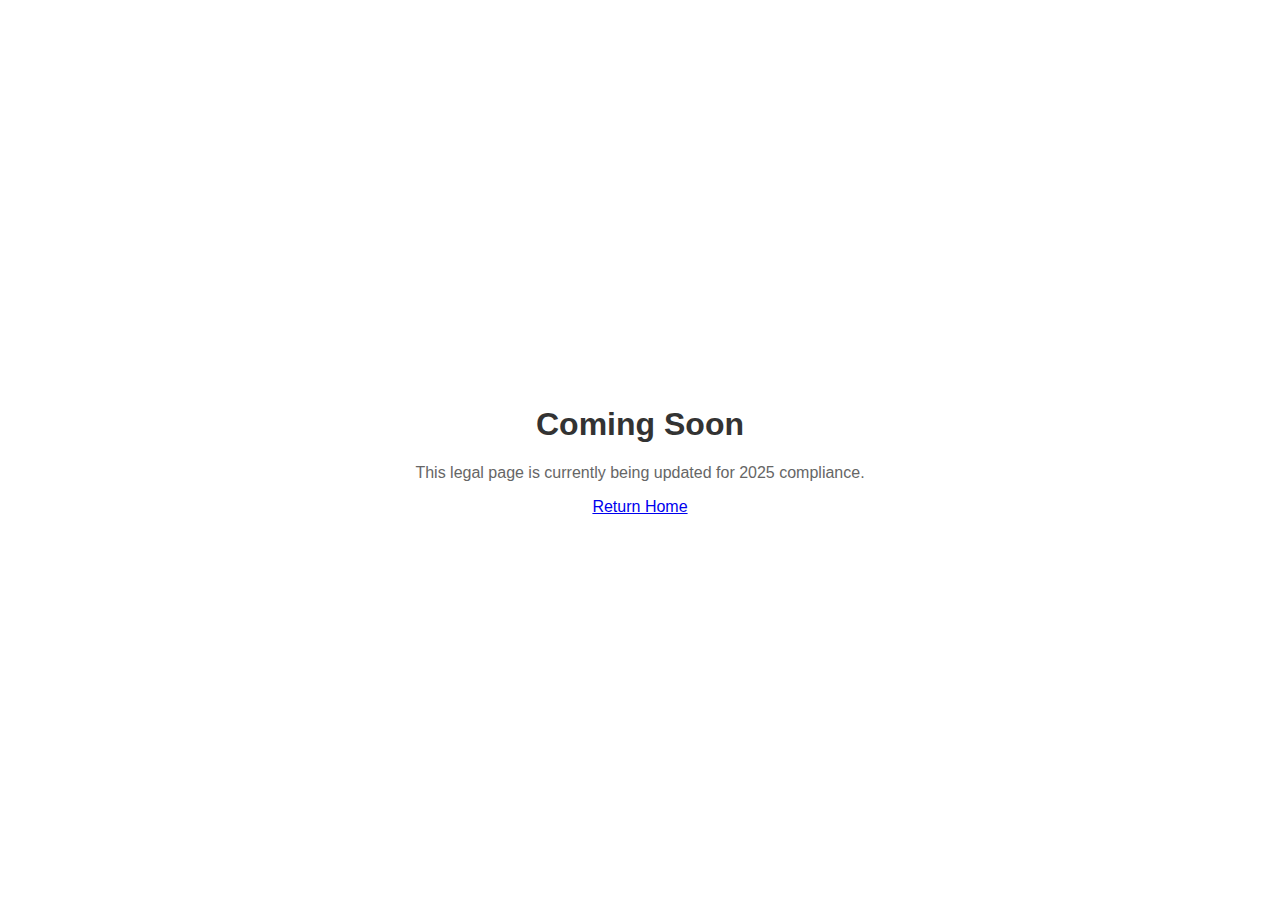
<file: affiliate-disclaimer.html>
<!DOCTYPE html>
<html lang="en">
<head>
    <meta charset="UTF-8">
    <meta name="viewport" content="width=device-width, initial-scale=1.0">
    <title>Coming Soon | Meet Nicole Jolie</title>
    <style>
        body { font-family: sans-serif; display: flex; justify-content: center; align-items: center; height: 100vh; margin: 0; color: #333; }
        .container { text-align: center; }
        h1 { font-size: 2rem; }
        p { color: #666; }
    </style>
</head>
<body>
    <div class="container">
        <h1>Coming Soon</h1>
        <p>This legal page is currently being updated for 2025 compliance.</p>
        <a href="/">Return Home</a>
    </div>
</body>
</html>
</file>
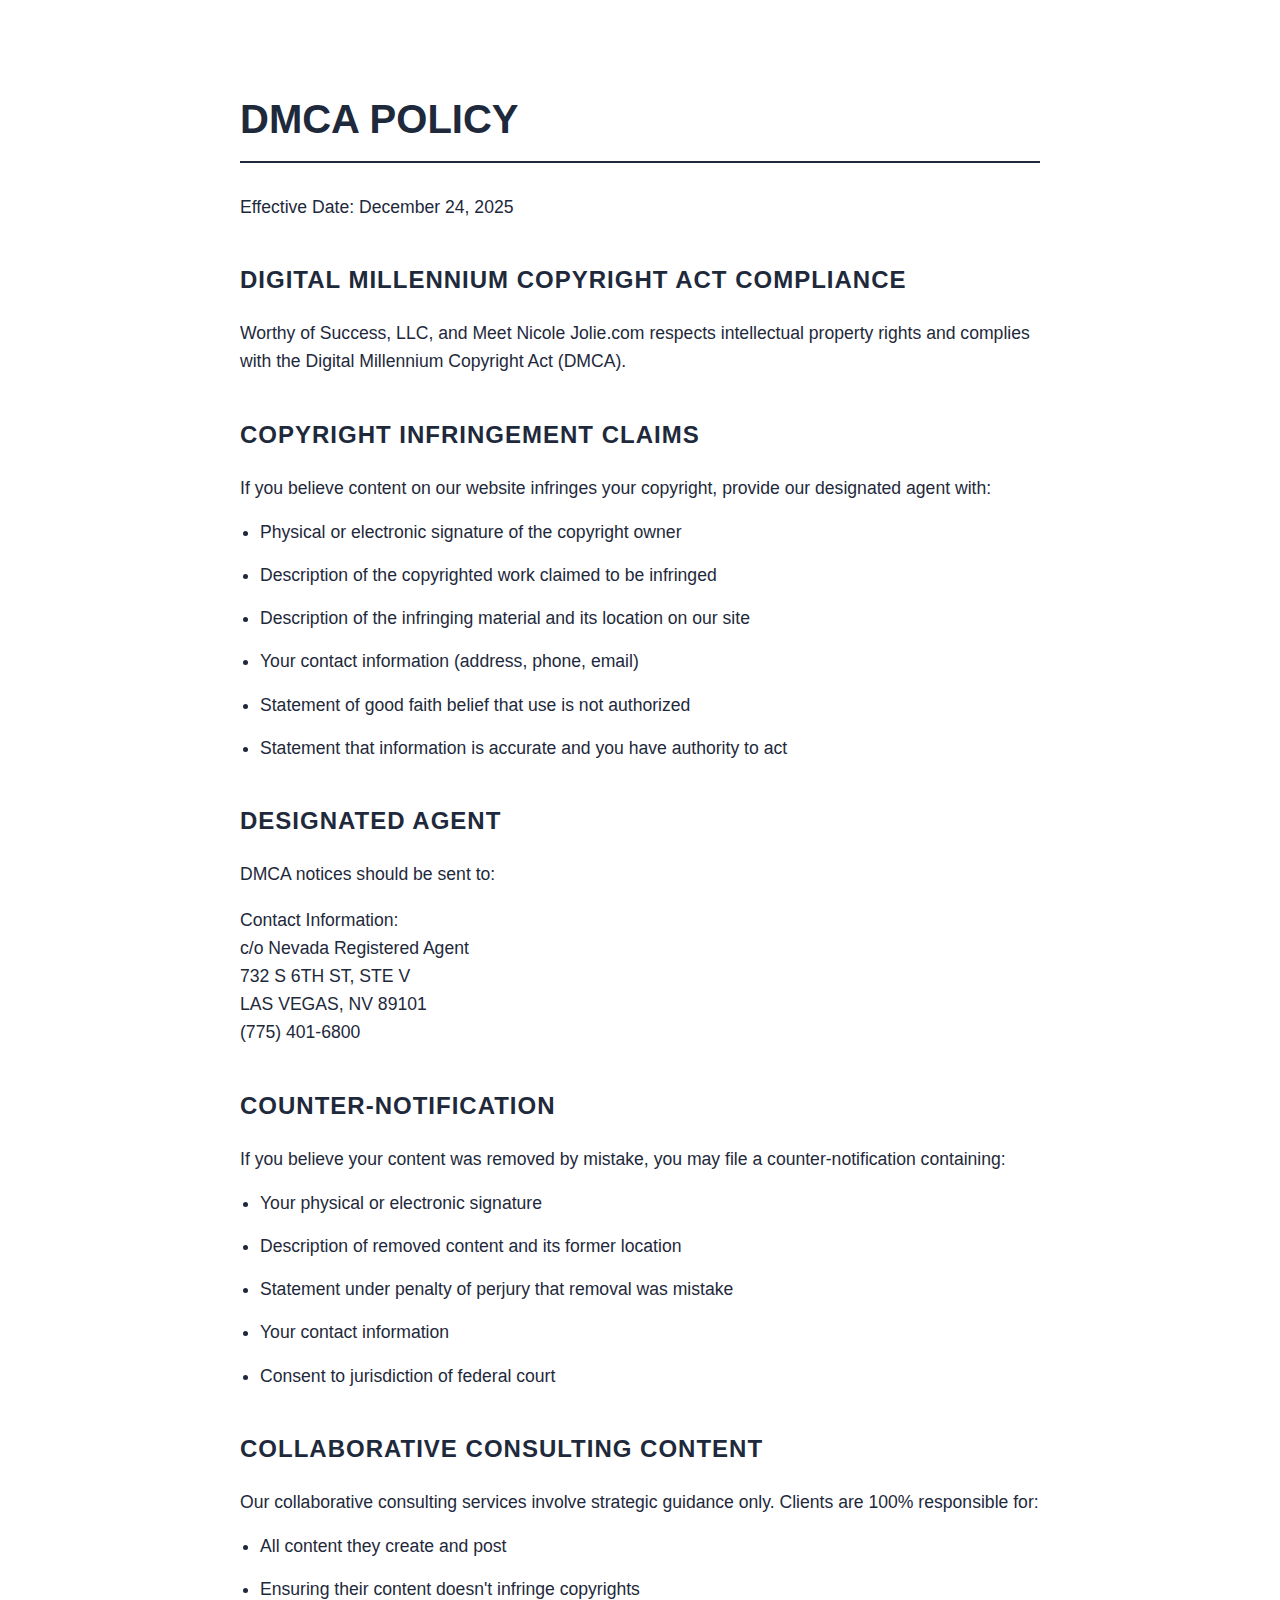
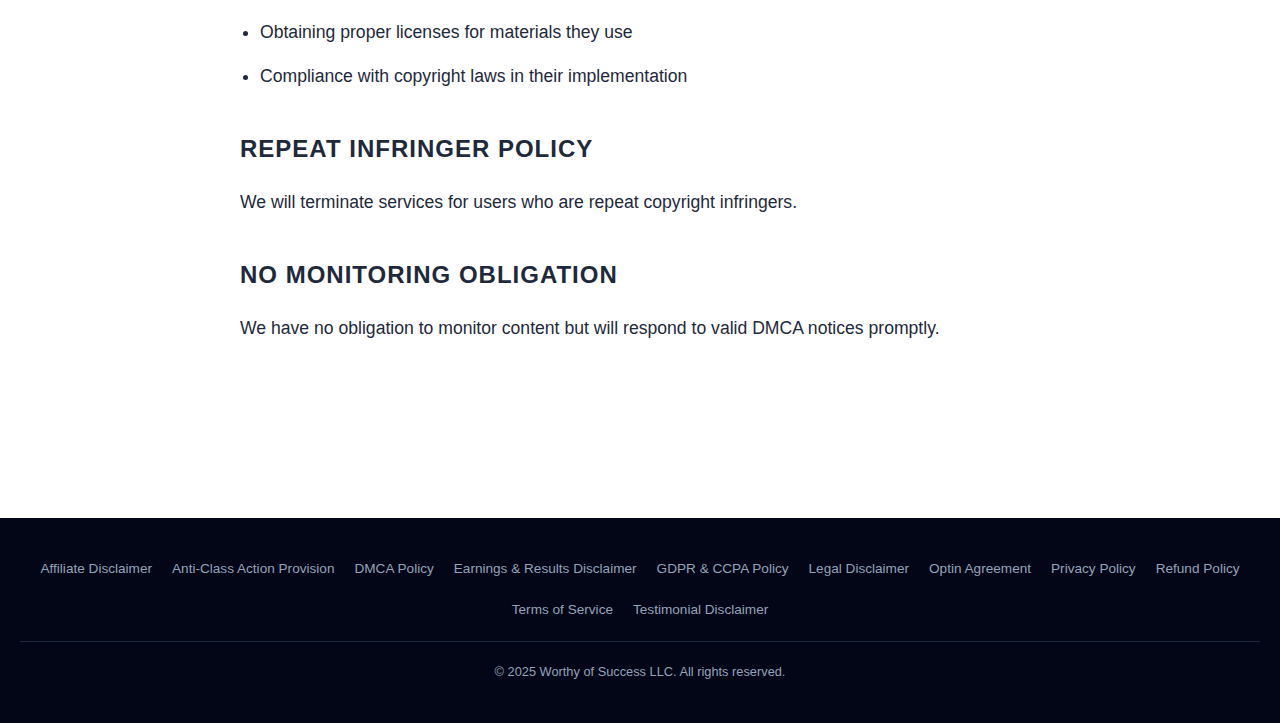
<file: dmca-policy.html>
<!DOCTYPE html>
<html lang="en">
<head>
    <meta charset="UTF-8">
    <meta name="viewport" content="width=device-width, initial-scale=1.0">
    <title>DMCA Policy | Worthy of Success, LLC & Meet Nicole Jolie</title>
    
    <script type="application/ld+json">
    {
      "@context": "https://schema.org",
      "@type": "WebPage",
      "name": "DMCA Policy",
      "description": "Digital Millennium Copyright Act (DMCA) Compliance Policy for Worthy of Success, LLC and MeetNicoleJolie.com",
      "publisher": {
        "@type": "Organization",
        "name": "Worthy of Success, LLC"
      },
      "mainEntity": {
        "@type": "Legislation",
        "name": "DMCA Policy",
        "jurisdiction": "US",
        "datePublished": "2025-12-24"
      }
    }
    </script>

    <style>
        :root {
            --light-bg: #ffffff;
            --dark-bg: #0f172a;
            --text-dark: #1e293b;
            --text-light: #f8fafc;
            --accent: #2563eb;
            --footer-bg: #020617;
        }

        body { 
            font-family: 'Inter', -apple-system, BlinkMacSystemFont, sans-serif; 
            margin: 0; 
            color: var(--text-dark); 
            line-height: 1.6;
            background-color: var(--light-bg);
        }

        .container { max-width: 800px; margin: 0 auto; padding: 60px 20px; }
        
        h1 { font-size: 2.5rem; font-weight: 800; border-bottom: 2px solid var(--text-dark); padding-bottom: 10px; margin-bottom: 30px; }
        h2 { font-size: 1.5rem; font-weight: 700; margin-top: 40px; text-transform: uppercase; letter-spacing: 1px; }
        
        p, li { font-size: 1.1rem; margin-bottom: 15px; }
        ul { padding-left: 20px; list-style-type: disc; }

        footer { background: var(--footer-bg); color: #94a3b8; padding: 40px 20px; text-align: center; margin-top: 100px; }
        .footer-nav { display: flex; flex-wrap: wrap; justify-content: center; gap: 20px; margin-bottom: 20px; }
        .footer-nav a { color: #94a3b8; text-decoration: none; font-size: 0.85rem; }
        .copyright { font-size: 0.8rem; border-top: 1px solid #1e293b; padding-top: 20px; }
    </style>
</head>
<body>

    <main class="container">
        <h1>DMCA POLICY</h1>
        <p>Effective Date: December 24, 2025</p>

        <h2>DIGITAL MILLENNIUM COPYRIGHT ACT COMPLIANCE</h2>
        <p>Worthy of Success, LLC, and Meet Nicole Jolie.com respects intellectual property rights and complies with the Digital Millennium Copyright Act (DMCA).</p>

        <h2>COPYRIGHT INFRINGEMENT CLAIMS</h2>
        <p>If you believe content on our website infringes your copyright, provide our designated agent with:</p>
        <ul>
            <li>Physical or electronic signature of the copyright owner</li>
            <li>Description of the copyrighted work claimed to be infringed</li>
            <li>Description of the infringing material and its location on our site</li>
            <li>Your contact information (address, phone, email)</li>
            <li>Statement of good faith belief that use is not authorized</li>
            <li>Statement that information is accurate and you have authority to act</li>
        </ul>

        <h2>DESIGNATED AGENT</h2>
        <p>DMCA notices should be sent to:</p>
        <p>Contact Information:<br>
        c/o Nevada Registered Agent<br>
        732 S 6TH ST, STE V<br>
        LAS VEGAS, NV 89101<br>
        (775) 401-6800</p>

        <h2>COUNTER-NOTIFICATION</h2>
        <p>If you believe your content was removed by mistake, you may file a counter-notification containing:</p>
        <ul>
            <li>Your physical or electronic signature</li>
            <li>Description of removed content and its former location</li>
            <li>Statement under penalty of perjury that removal was mistake</li>
            <li>Your contact information</li>
            <li>Consent to jurisdiction of federal court</li>
        </ul>

        <h2>COLLABORATIVE CONSULTING CONTENT</h2>
        <p>Our collaborative consulting services involve strategic guidance only. Clients are 100% responsible for:</p>
        <ul>
            <li>All content they create and post</li>
            <li>Ensuring their content doesn't infringe copyrights</li>
            <li>Obtaining proper licenses for materials they use</li>
            <li>Compliance with copyright laws in their implementation</li>
        </ul>

        <h2>REPEAT INFRINGER POLICY</h2>
        <p>We will terminate services for users who are repeat copyright infringers.</p>

        <h2>NO MONITORING OBLIGATION</h2>
        <p>We have no obligation to monitor content but will respond to valid DMCA notices promptly.</p>
    </main>

    <footer>
        <div class="footer-nav">
            <a href="affiliate-disclaimer.html">Affiliate Disclaimer</a>
            <a href="anti-class-action.html">Anti-Class Action Provision</a>
            <a href="dmca-policy.html">DMCA Policy</a>
            <a href="earnings-results-disclaimer.html">Earnings & Results Disclaimer</a>
            <a href="gdpr-ccpa-policy.html">GDPR & CCPA Policy</a>
            <a href="legal-disclaimer.html">Legal Disclaimer</a>
            <a href="optin-agreement.html">Optin Agreement</a>
            <a href="privacy-policy.html">Privacy Policy</a>
            <a href="refund-policy.html">Refund Policy</a>
            <a href="terms-of-service.html">Terms of Service</a>
            <a href="testimonial-disclaimer.html">Testimonial Disclaimer</a>
        </div>
        <div class="copyright">
            &copy; 2025 Worthy of Success LLC. All rights reserved.
        </div>
    </footer>

</body>
</html>
</file>
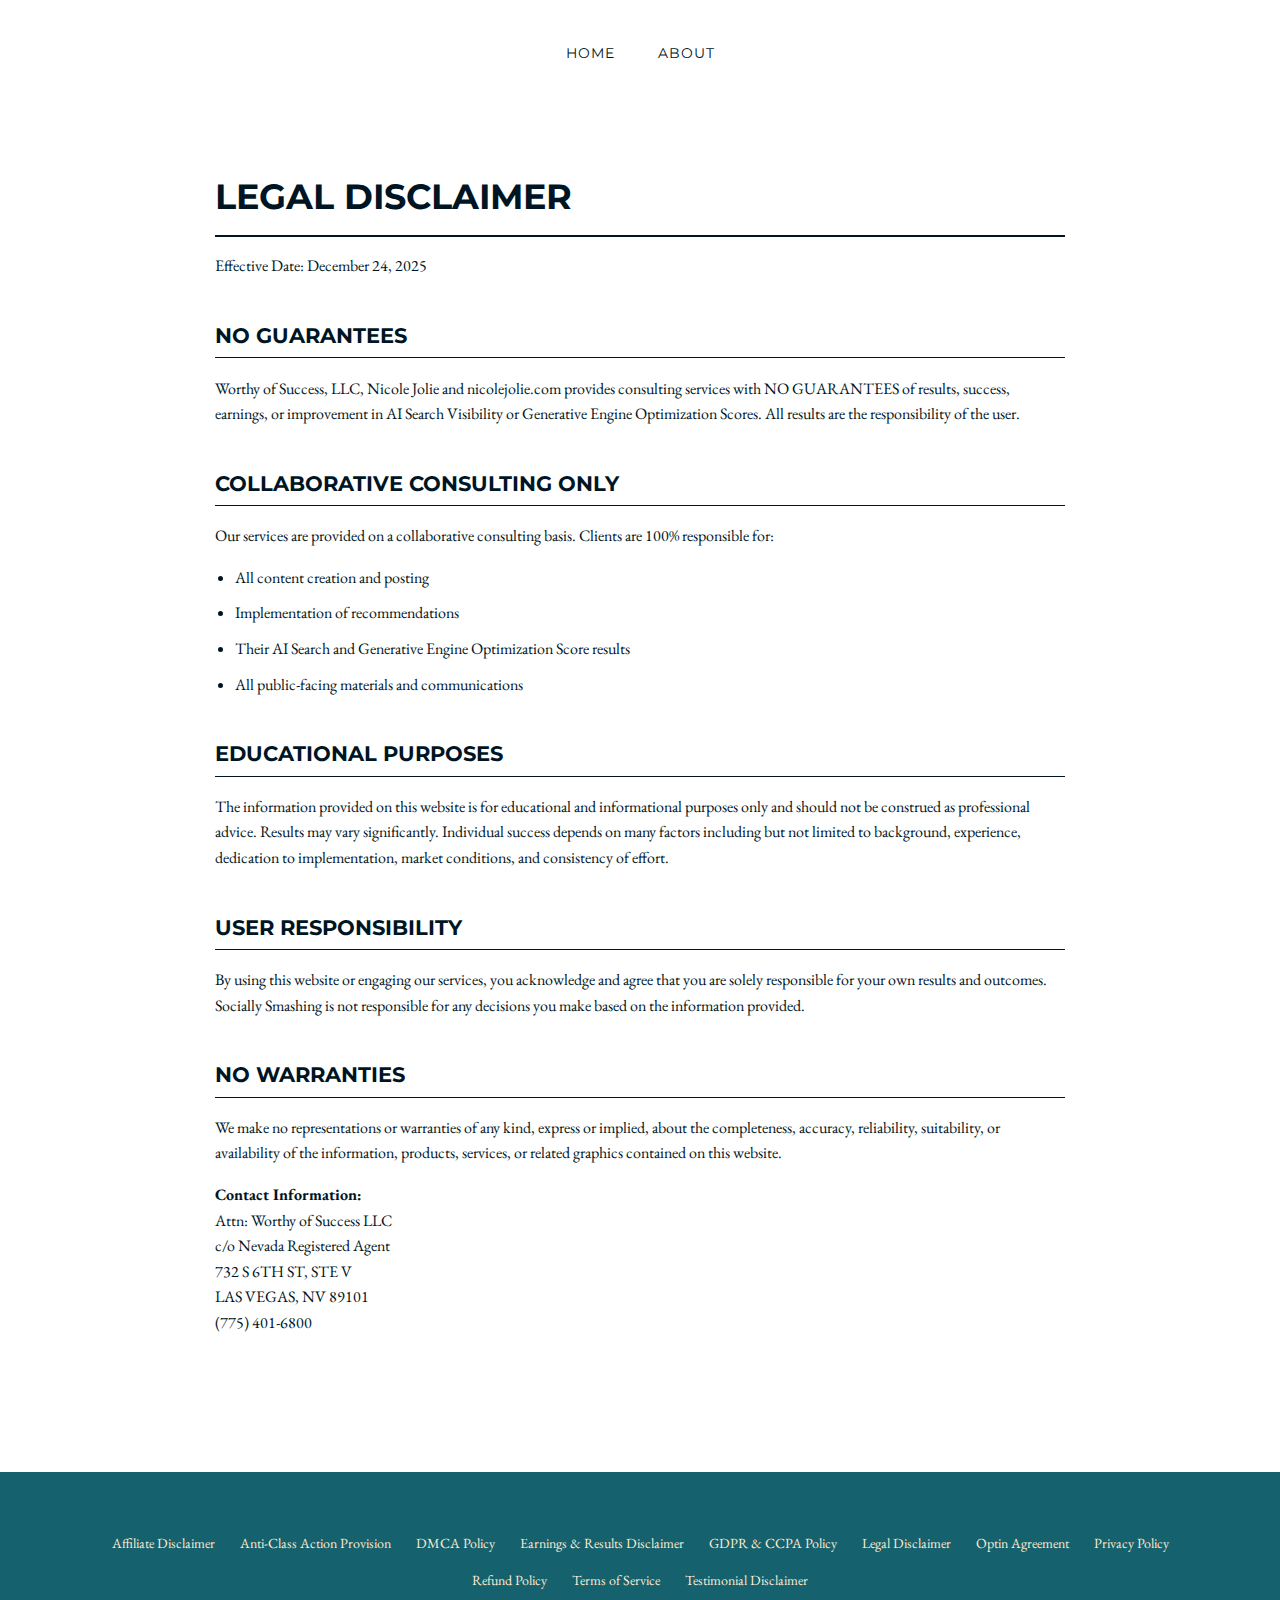
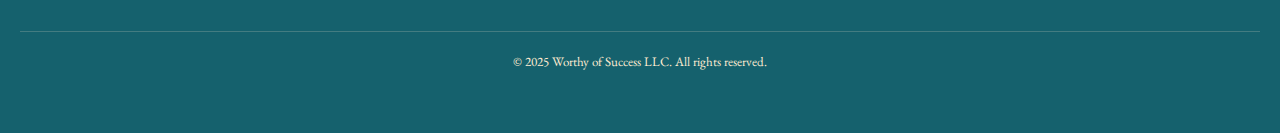
<file: legal-disclaimer.html>
<!DOCTYPE html>
<html lang="en">
<head>
    <meta charset="UTF-8">
    <meta name="viewport" content="width=device-width, initial-scale=1.0">
    <title>Legal Disclaimer | Meet Nicole Jolie</title>
    
    <script type="application/ld+json">
    {
      "@context": "https://schema.org",
      "@type": "WebPage",
      "name": "Legal Disclaimer",
      "url": "https://meetnicolejolie.com/legal-disclaimer.html",
      "description": "Educational and Informational Legal Disclaimer for Worthy of Success, LLC and Nicole Jolie",
      "datePublished": "2025-12-24",
      "publisher": {
        "@type": "Organization",
        "name": "Worthy of Success LLC"
      },
      "mainEntity": {
        "@type": "CreativeWork",
        "genre": "Legal Disclaimer"
      }
    }
    </script>

    <style>
        @import url('https://fonts.googleapis.com/css2?family=Montserrat:wght@700&family=EB+Garamond&display=swap');

        /* Main Page Styling */
        body {
            background-color: #ffffff;
            color: #001524;
            font-family: 'EB Garamond', serif;
            line-height: 1.6;
            margin: 0;
            padding: 0;
        }

        header {
            padding: 40px 20px;
            text-align: center;
        }

        header nav a {
            font-family: 'Montserrat', sans-serif;
            text-decoration: none;
            color: #001524;
            margin: 0 20px;
            text-transform: uppercase;
            font-size: 14px;
            letter-spacing: 1px;
        }

        main {
            max-width: 850px;
            margin: 0 auto;
            padding: 40px 20px;
        }

        h1, h2 {
            font-family: 'Montserrat', sans-serif;
            text-transform: uppercase;
        }

        h1 { font-size: 2.2rem; margin-bottom: 10px; border-bottom: 2px solid #001524; padding-bottom: 10px; }
        h2 { font-size: 1.3rem; margin-top: 40px; border-bottom: 1px solid #001524; padding-bottom: 5px; }

        ul { margin-bottom: 20px; padding-left: 20px; }
        li { margin-bottom: 10px; }

        /* Footer Styling */
        footer {
            background-color: #15616d;
            color: #ffecd1;
            padding: 60px 20px;
            text-align: center;
            margin-top: 80px;
        }

        .footer-nav {
            display: flex;
            flex-wrap: wrap;
            justify-content: center;
            gap: 15px 25px;
            max-width: 1100px;
            margin: 0 auto 40px auto;
        }

        .footer-nav a {
            color: #ffecd1;
            text-decoration: none;
            font-size: 14px;
        }

        .footer-nav a:hover { text-decoration: underline; }

        .copyright-notice {
            font-size: 13px;
            border-top: 1px solid rgba(255, 236, 209, 0.2);
            padding-top: 20px;
            margin-top: 20px;
        }
    </style>
</head>
<body>

<header>
    <nav>
        <a href="index.html">Home</a>
        <a href="about.html">About</a>
    </nav>
</header>

<main>
    <h1>Legal Disclaimer</h1>
    <p>Effective Date: December 24, 2025</p>

    <h2>NO GUARANTEES</h2>
    <p>Worthy of Success, LLC, Nicole Jolie and nicolejolie.com provides consulting services with NO GUARANTEES of results, success, earnings, or improvement in AI Search Visibility or Generative Engine Optimization Scores. All results are the responsibility of the user.</p>

    <h2>COLLABORATIVE CONSULTING ONLY</h2>
    <p>Our services are provided on a collaborative consulting basis. Clients are 100% responsible for:</p>
    <ul>
        <li>All content creation and posting</li>
        <li>Implementation of recommendations</li>
        <li>Their AI Search and Generative Engine Optimization Score results</li>
        <li>All public-facing materials and communications</li>
    </ul>

    <h2>EDUCATIONAL PURPOSES</h2>
    <p>The information provided on this website is for educational and informational purposes only and should not be construed as professional advice. Results may vary significantly. Individual success depends on many factors including but not limited to background, experience, dedication to implementation, market conditions, and consistency of effort.</p>

    <h2>USER RESPONSIBILITY</h2>
    <p>By using this website or engaging our services, you acknowledge and agree that you are solely responsible for your own results and outcomes. Socially Smashing is not responsible for any decisions you make based on the information provided.</p>

    <h2>NO WARRANTIES</h2>
    <p>We make no representations or warranties of any kind, express or implied, about the completeness, accuracy, reliability, suitability, or availability of the information, products, services, or related graphics contained on this website.</p>

    <p><strong>Contact Information:</strong><br>
    Attn: Worthy of Success LLC<br>
    c/o Nevada Registered Agent<br>
    732 S 6TH ST, STE V<br>
    LAS VEGAS, NV 89101<br>
    (775) 401-6800</p>
</main>

<footer>
    <div class="footer-nav">
        <a href="affiliate-disclaimer.html">Affiliate Disclaimer</a>
        <a href="anti-class-action.html">Anti-Class Action Provision</a>
        <a href="dmca-policy.html">DMCA Policy</a>
        <a href="earnings-results-disclaimer.html">Earnings & Results Disclaimer</a>
        <a href="gdpr-ccpa-policy.html">GDPR & CCPA Policy</a>
        <a href="legal-disclaimer.html">Legal Disclaimer</a>
        <a href="optin-agreement.html">Optin Agreement</a>
        <a href="privacy-policy.html">Privacy Policy</a>
        <a href="refund-policy.html">Refund Policy</a>
        <a href="terms-of-service.html">Terms of Service</a>
        <a href="testimonial-disclaimer.html">Testimonial Disclaimer</a>
    </div>
    <div class="copyright-notice">
        &copy; 2025 Worthy of Success LLC. All rights reserved.
    </div>
</footer>

</body>
</html>
</file>
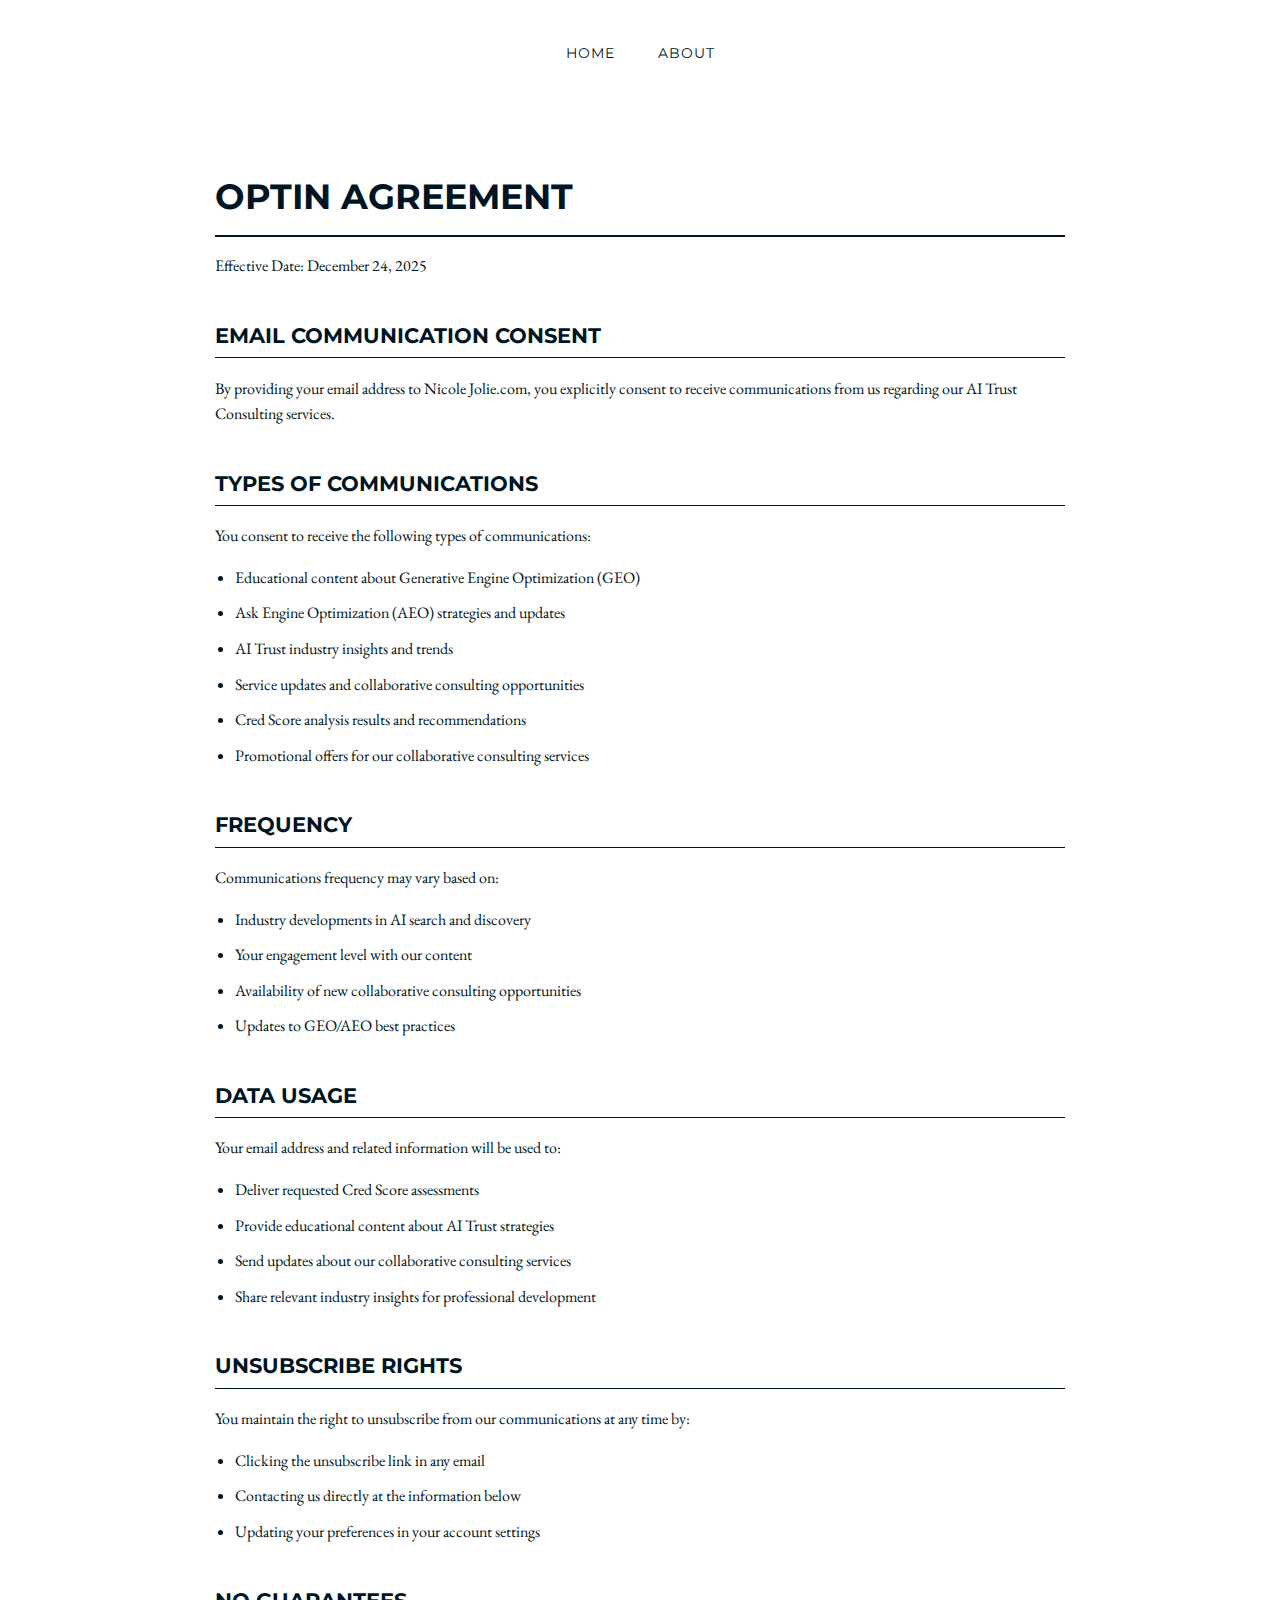
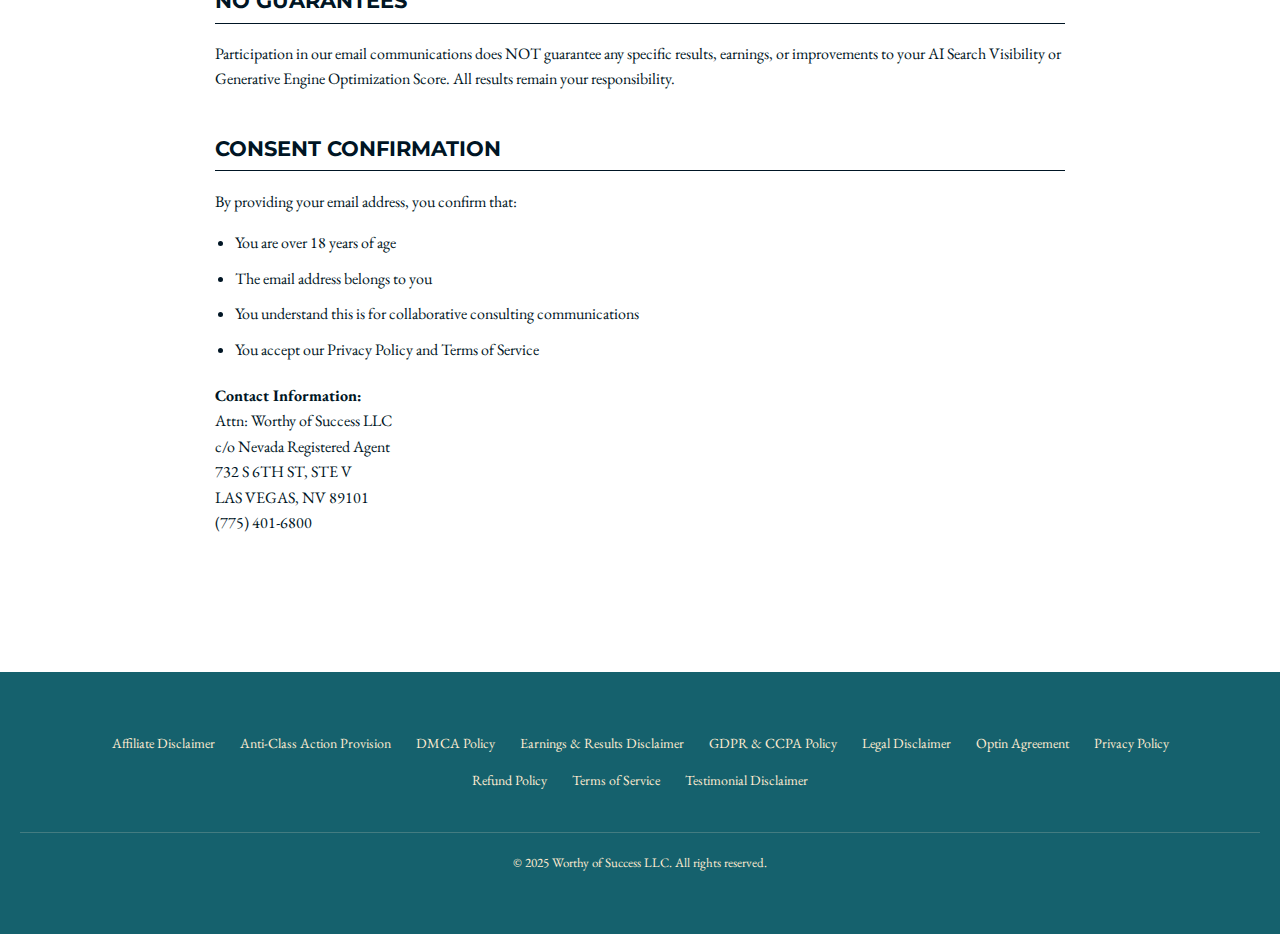
<file: optin-agreement.html>
<!DOCTYPE html>
<html lang="en">
<head>
    <meta charset="UTF-8">
    <meta name="viewport" content="width=device-width, initial-scale=1.0">
    <title>Optin Agreement | Meet Nicole Jolie</title>
    
    <script type="application/ld+json">
    {
      "@context": "https://schema.org",
      "@type": "WebPage",
      "name": "Optin Agreement",
      "url": "https://meetnicolejolie.com/optin-agreement.html",
      "description": "Email Communication Consent and Opt-in Agreement for Worthy of Success, LLC and Nicole Jolie",
      "datePublished": "2025-12-24",
      "publisher": {
        "@type": "Organization",
        "name": "Worthy of Success LLC"
      },
      "mainEntity": {
        "@type": "CreativeWork",
        "genre": "Legal Consent Agreement"
      }
    }
    </script>

    <style>
        @import url('https://fonts.googleapis.com/css2?family=Montserrat:wght@700&family=EB+Garamond&display=swap');

        /* Main Page Styling */
        body {
            background-color: #ffffff;
            color: #001524;
            font-family: 'EB Garamond', serif;
            line-height: 1.6;
            margin: 0;
            padding: 0;
        }

        header {
            padding: 40px 20px;
            text-align: center;
        }

        header nav a {
            font-family: 'Montserrat', sans-serif;
            text-decoration: none;
            color: #001524;
            margin: 0 20px;
            text-transform: uppercase;
            font-size: 14px;
            letter-spacing: 1px;
        }

        main {
            max-width: 850px;
            margin: 0 auto;
            padding: 40px 20px;
        }

        h1, h2 {
            font-family: 'Montserrat', sans-serif;
            text-transform: uppercase;
        }

        h1 { font-size: 2.2rem; margin-bottom: 10px; border-bottom: 2px solid #001524; padding-bottom: 10px; }
        h2 { font-size: 1.3rem; margin-top: 40px; border-bottom: 1px solid #001524; padding-bottom: 5px; }

        ul { margin-bottom: 20px; padding-left: 20px; }
        li { margin-bottom: 10px; }

        /* Footer Styling */
        footer {
            background-color: #15616d;
            color: #ffecd1;
            padding: 60px 20px;
            text-align: center;
            margin-top: 80px;
        }

        .footer-nav {
            display: flex;
            flex-wrap: wrap;
            justify-content: center;
            gap: 15px 25px;
            max-width: 1100px;
            margin: 0 auto 40px auto;
        }

        .footer-nav a {
            color: #ffecd1;
            text-decoration: none;
            font-size: 14px;
        }

        .footer-nav a:hover { text-decoration: underline; }

        .copyright-notice {
            font-size: 13px;
            border-top: 1px solid rgba(255, 236, 209, 0.2);
            padding-top: 20px;
            margin-top: 20px;
        }
    </style>
</head>
<body>

<header>
    <nav>
        <a href="index.html">Home</a>
        <a href="about.html">About</a>
    </nav>
</header>

<main>
    <h1>Optin Agreement</h1>
    <p>Effective Date: December 24, 2025</p>

    <h2>EMAIL COMMUNICATION CONSENT</h2>
    <p>By providing your email address to Nicole Jolie.com, you explicitly consent to receive communications from us regarding our AI Trust Consulting services.</p>

    <h2>TYPES OF COMMUNICATIONS</h2>
    <p>You consent to receive the following types of communications:</p>
    <ul>
        <li>Educational content about Generative Engine Optimization (GEO)</li>
        <li>Ask Engine Optimization (AEO) strategies and updates</li>
        <li>AI Trust industry insights and trends</li>
        <li>Service updates and collaborative consulting opportunities</li>
        <li>Cred Score analysis results and recommendations</li>
        <li>Promotional offers for our collaborative consulting services</li>
    </ul>

    <h2>FREQUENCY</h2>
    <p>Communications frequency may vary based on:</p>
    <ul>
        <li>Industry developments in AI search and discovery</li>
        <li>Your engagement level with our content</li>
        <li>Availability of new collaborative consulting opportunities</li>
        <li>Updates to GEO/AEO best practices</li>
    </ul>

    <h2>DATA USAGE</h2>
    <p>Your email address and related information will be used to:</p>
    <ul>
        <li>Deliver requested Cred Score assessments</li>
        <li>Provide educational content about AI Trust strategies</li>
        <li>Send updates about our collaborative consulting services</li>
        <li>Share relevant industry insights for professional development</li>
    </ul>

    <h2>UNSUBSCRIBE RIGHTS</h2>
    <p>You maintain the right to unsubscribe from our communications at any time by:</p>
    <ul>
        <li>Clicking the unsubscribe link in any email</li>
        <li>Contacting us directly at the information below</li>
        <li>Updating your preferences in your account settings</li>
    </ul>

    <h2>NO GUARANTEES</h2>
    <p>Participation in our email communications does NOT guarantee any specific results, earnings, or improvements to your AI Search Visibility or Generative Engine Optimization Score. All results remain your responsibility.</p>

    <h2>CONSENT CONFIRMATION</h2>
    <p>By providing your email address, you confirm that:</p>
    <ul>
        <li>You are over 18 years of age</li>
        <li>The email address belongs to you</li>
        <li>You understand this is for collaborative consulting communications</li>
        <li>You accept our Privacy Policy and Terms of Service</li>
    </ul>

    <p><strong>Contact Information:</strong><br>
    Attn: Worthy of Success LLC<br>
    c/o Nevada Registered Agent<br>
    732 S 6TH ST, STE V<br>
    LAS VEGAS, NV 89101<br>
    (775) 401-6800</p>
</main>

<footer>
    <div class="footer-nav">
        <a href="affiliate-disclaimer.html">Affiliate Disclaimer</a>
        <a href="anti-class-action.html">Anti-Class Action Provision</a>
        <a href="dmca-policy.html">DMCA Policy</a>
        <a href="earnings-results-disclaimer.html">Earnings & Results Disclaimer</a>
        <a href="gdpr-ccpa-policy.html">GDPR & CCPA Policy</a>
        <a href="legal-disclaimer.html">Legal Disclaimer</a>
        <a href="optin-agreement.html">Optin Agreement</a>
        <a href="privacy-policy.html">Privacy Policy</a>
        <a href="refund-policy.html">Refund Policy</a>
        <a href="terms-of-service.html">Terms of Service</a>
        <a href="testimonial-disclaimer.html">Testimonial Disclaimer</a>
    </div>
    <div class="copyright-notice">
        &copy; 2025 Worthy of Success LLC. All rights reserved.
    </div>
</footer>

</body>
</html>
</file>
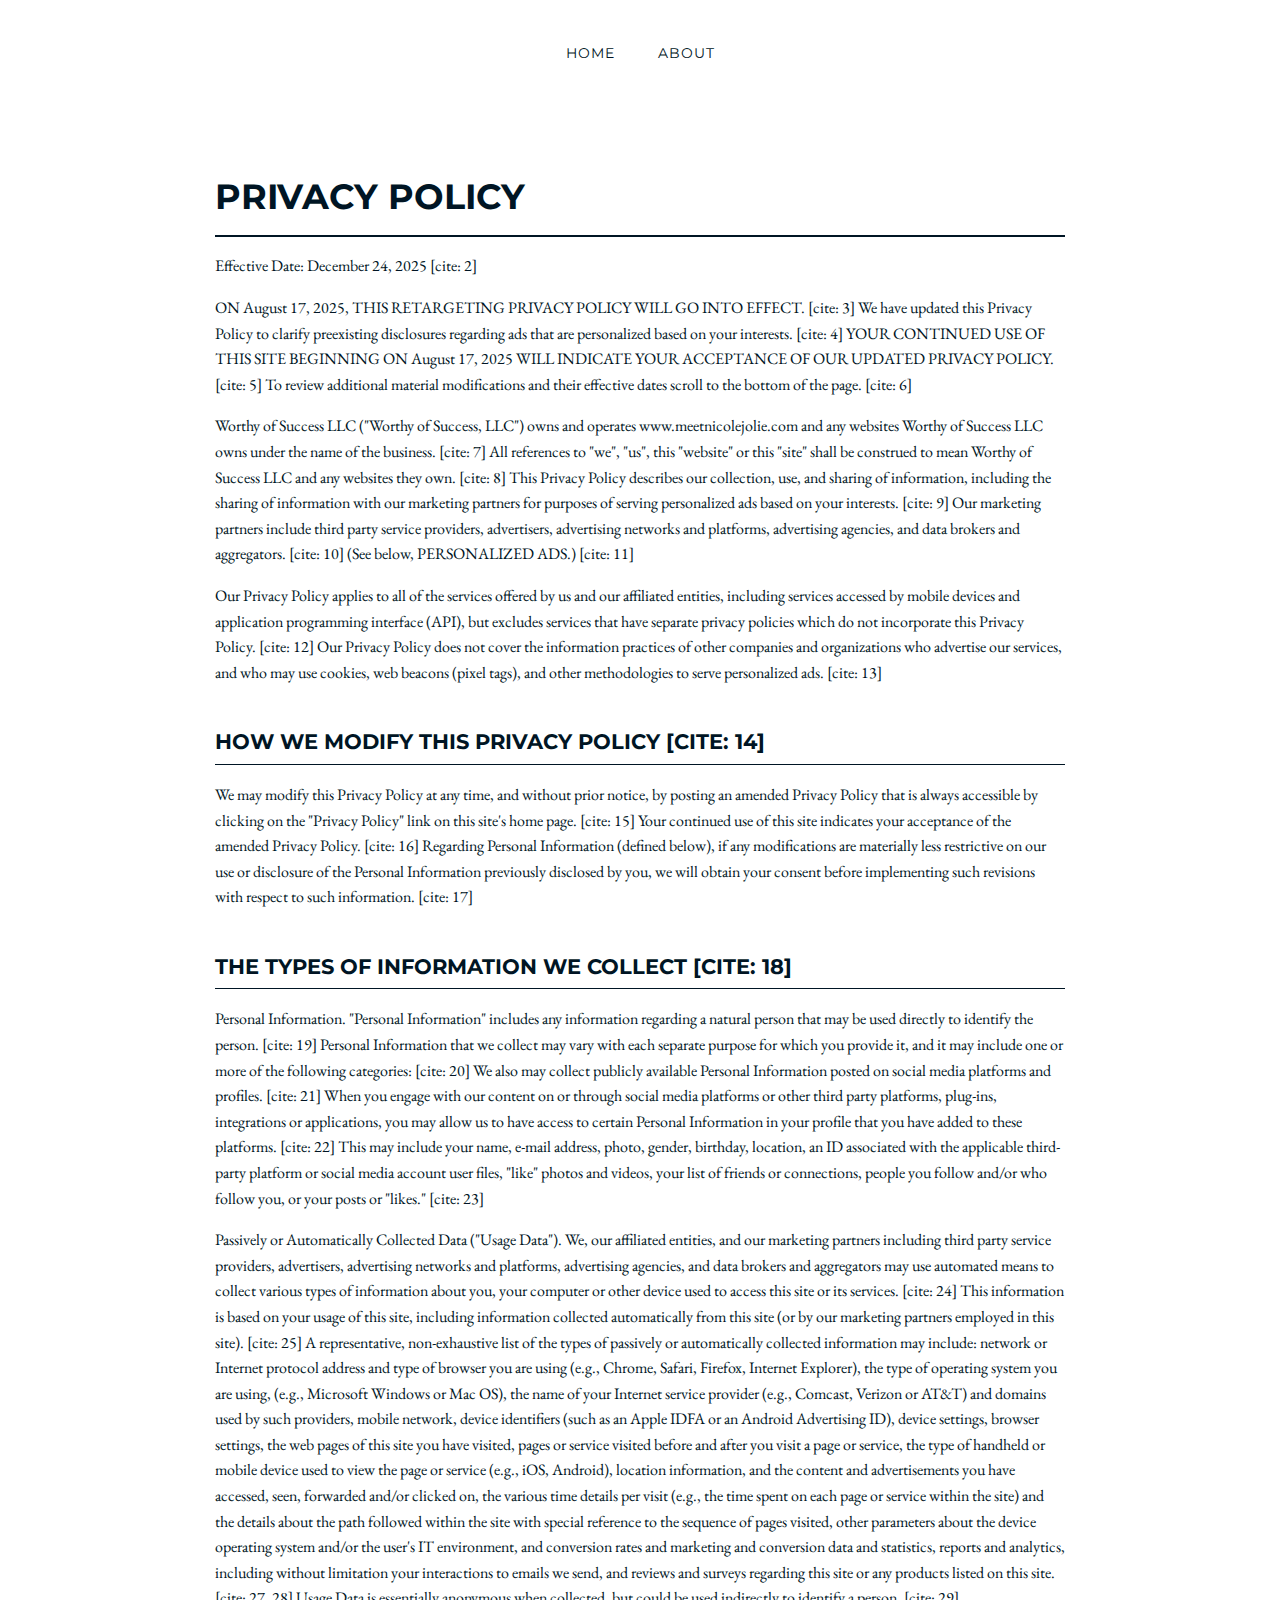
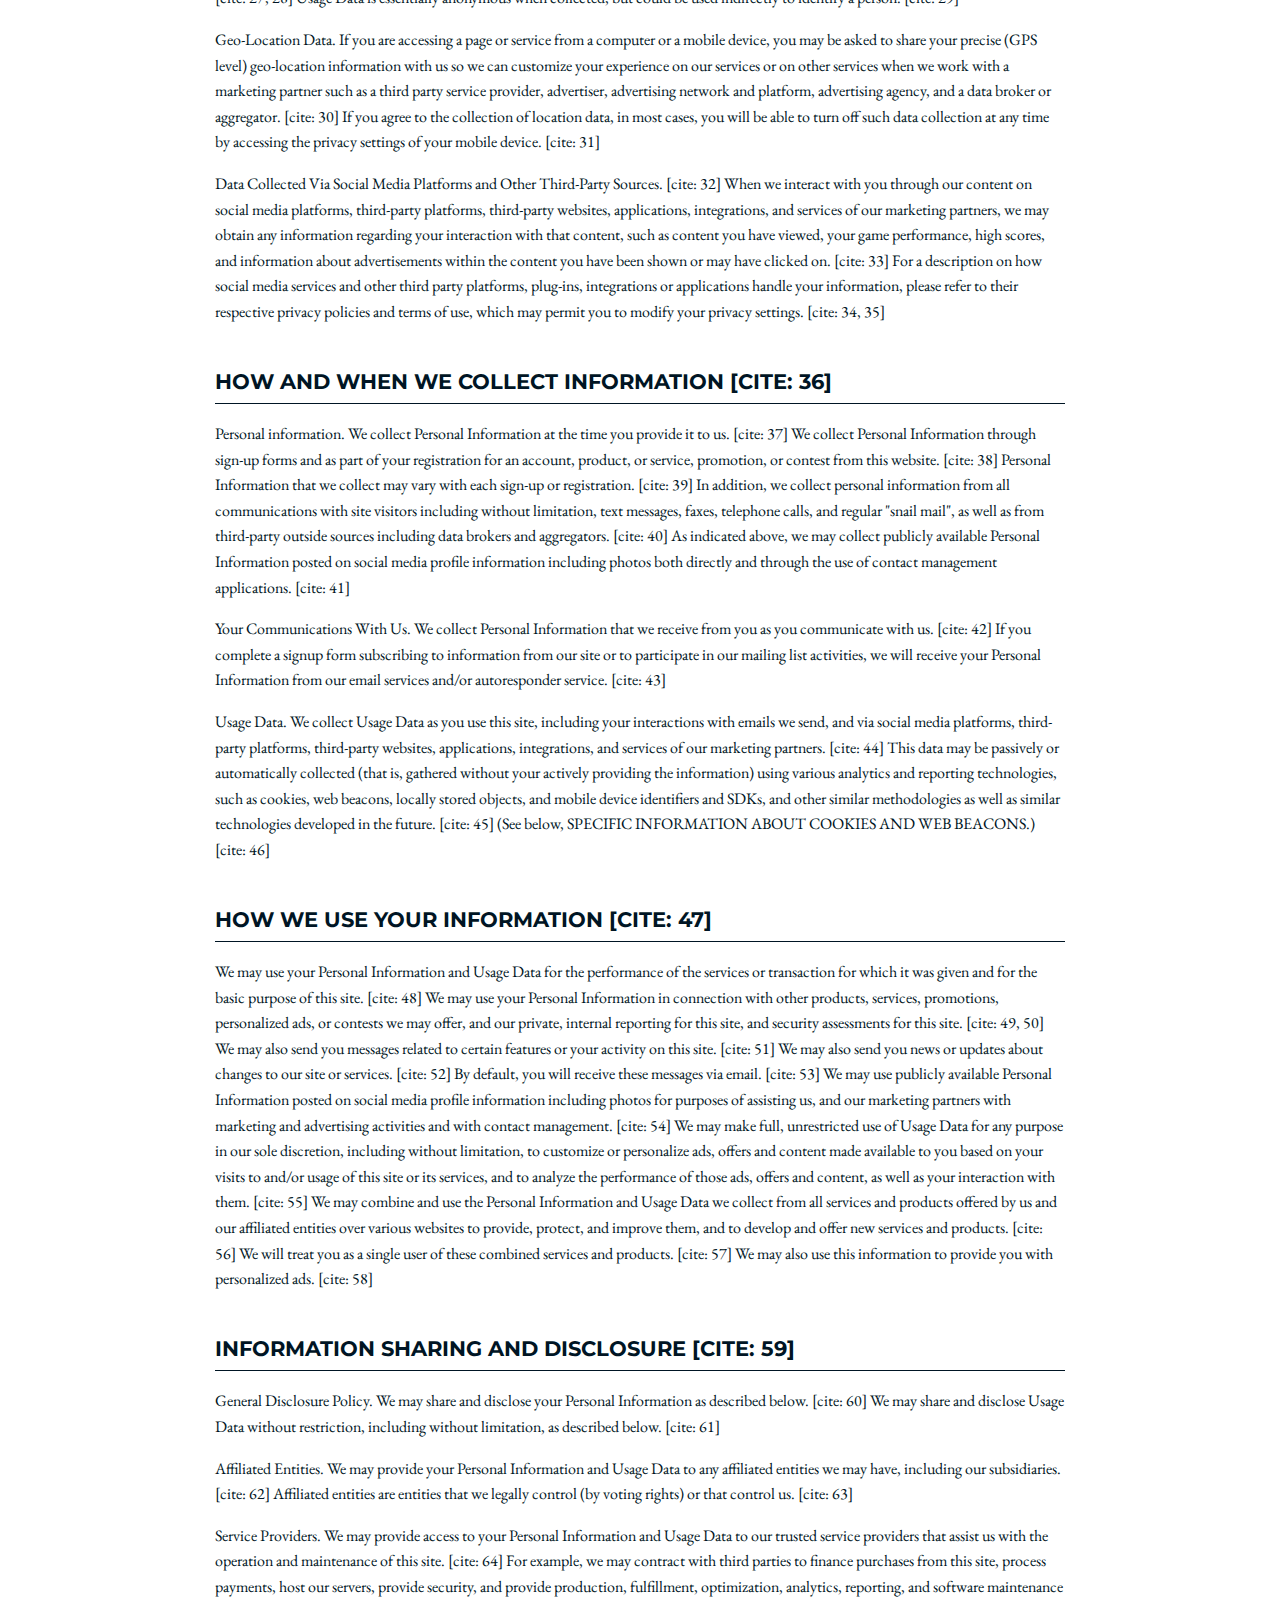
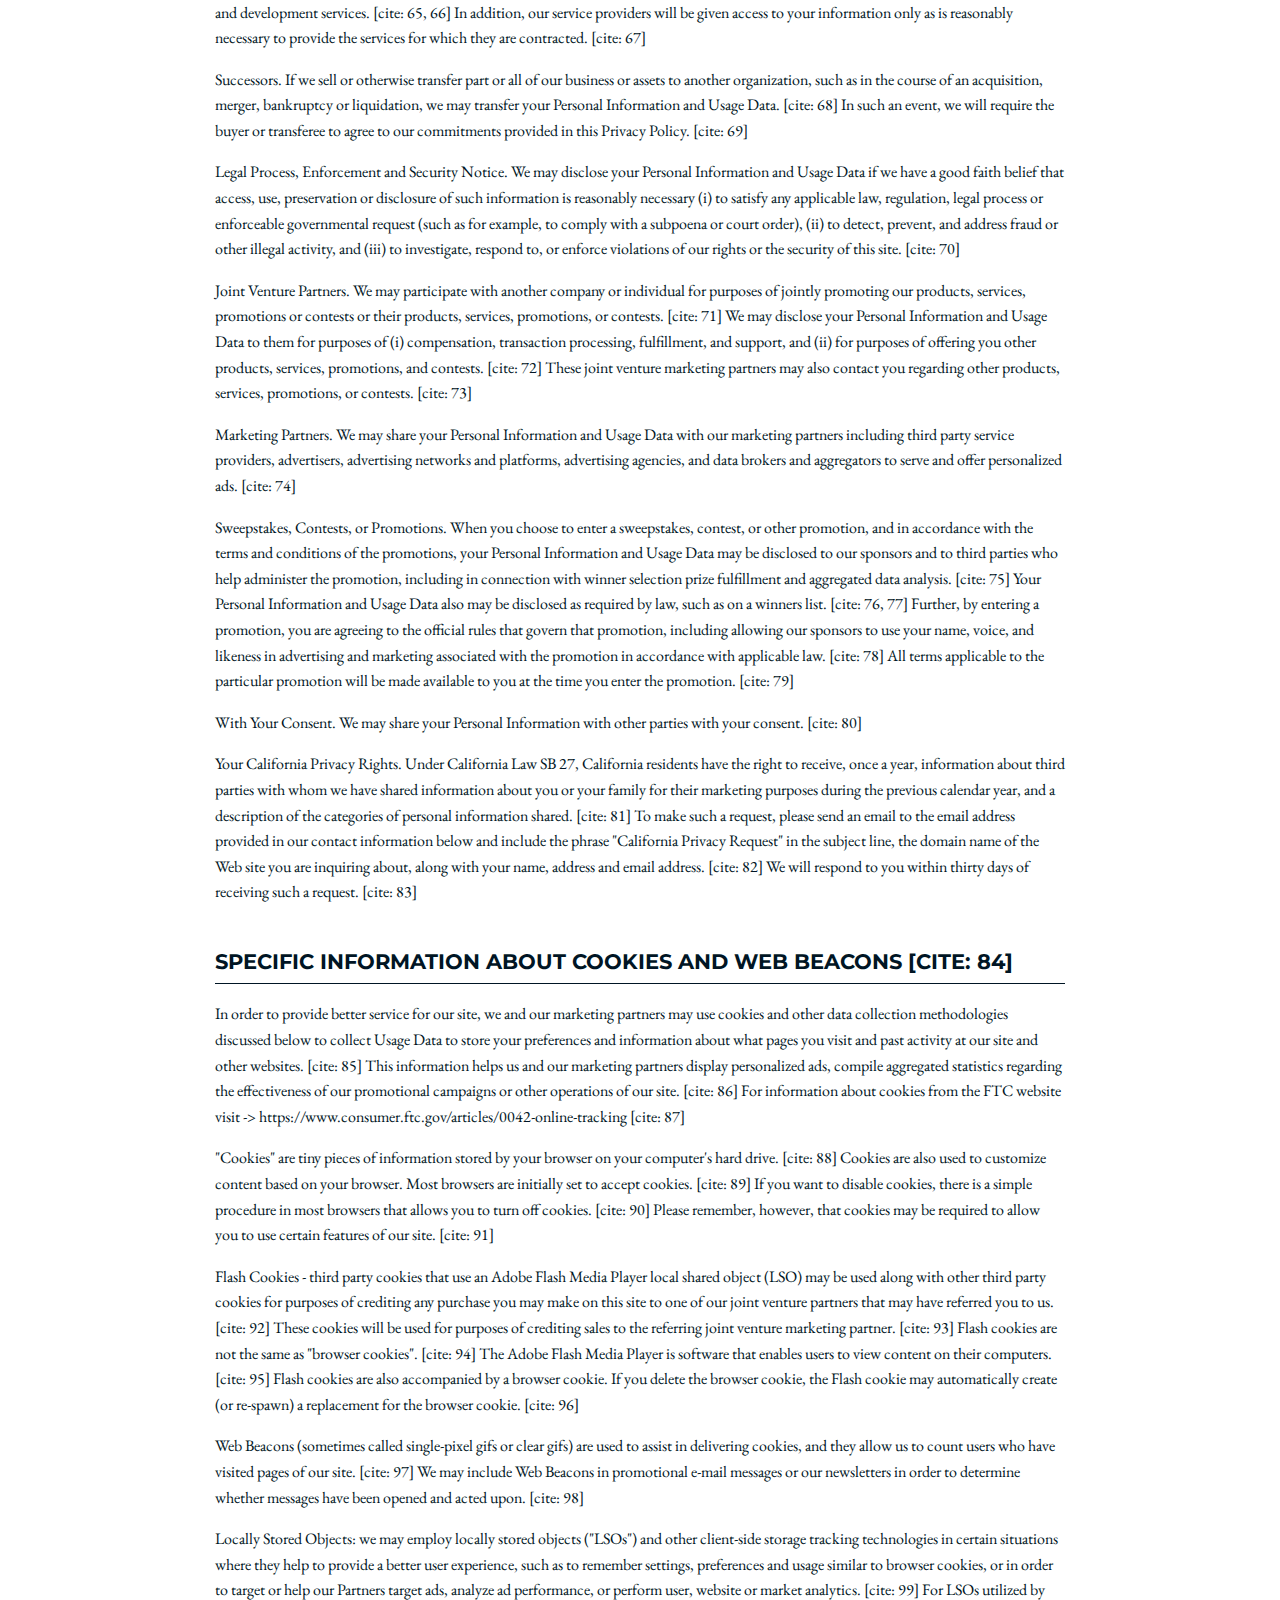
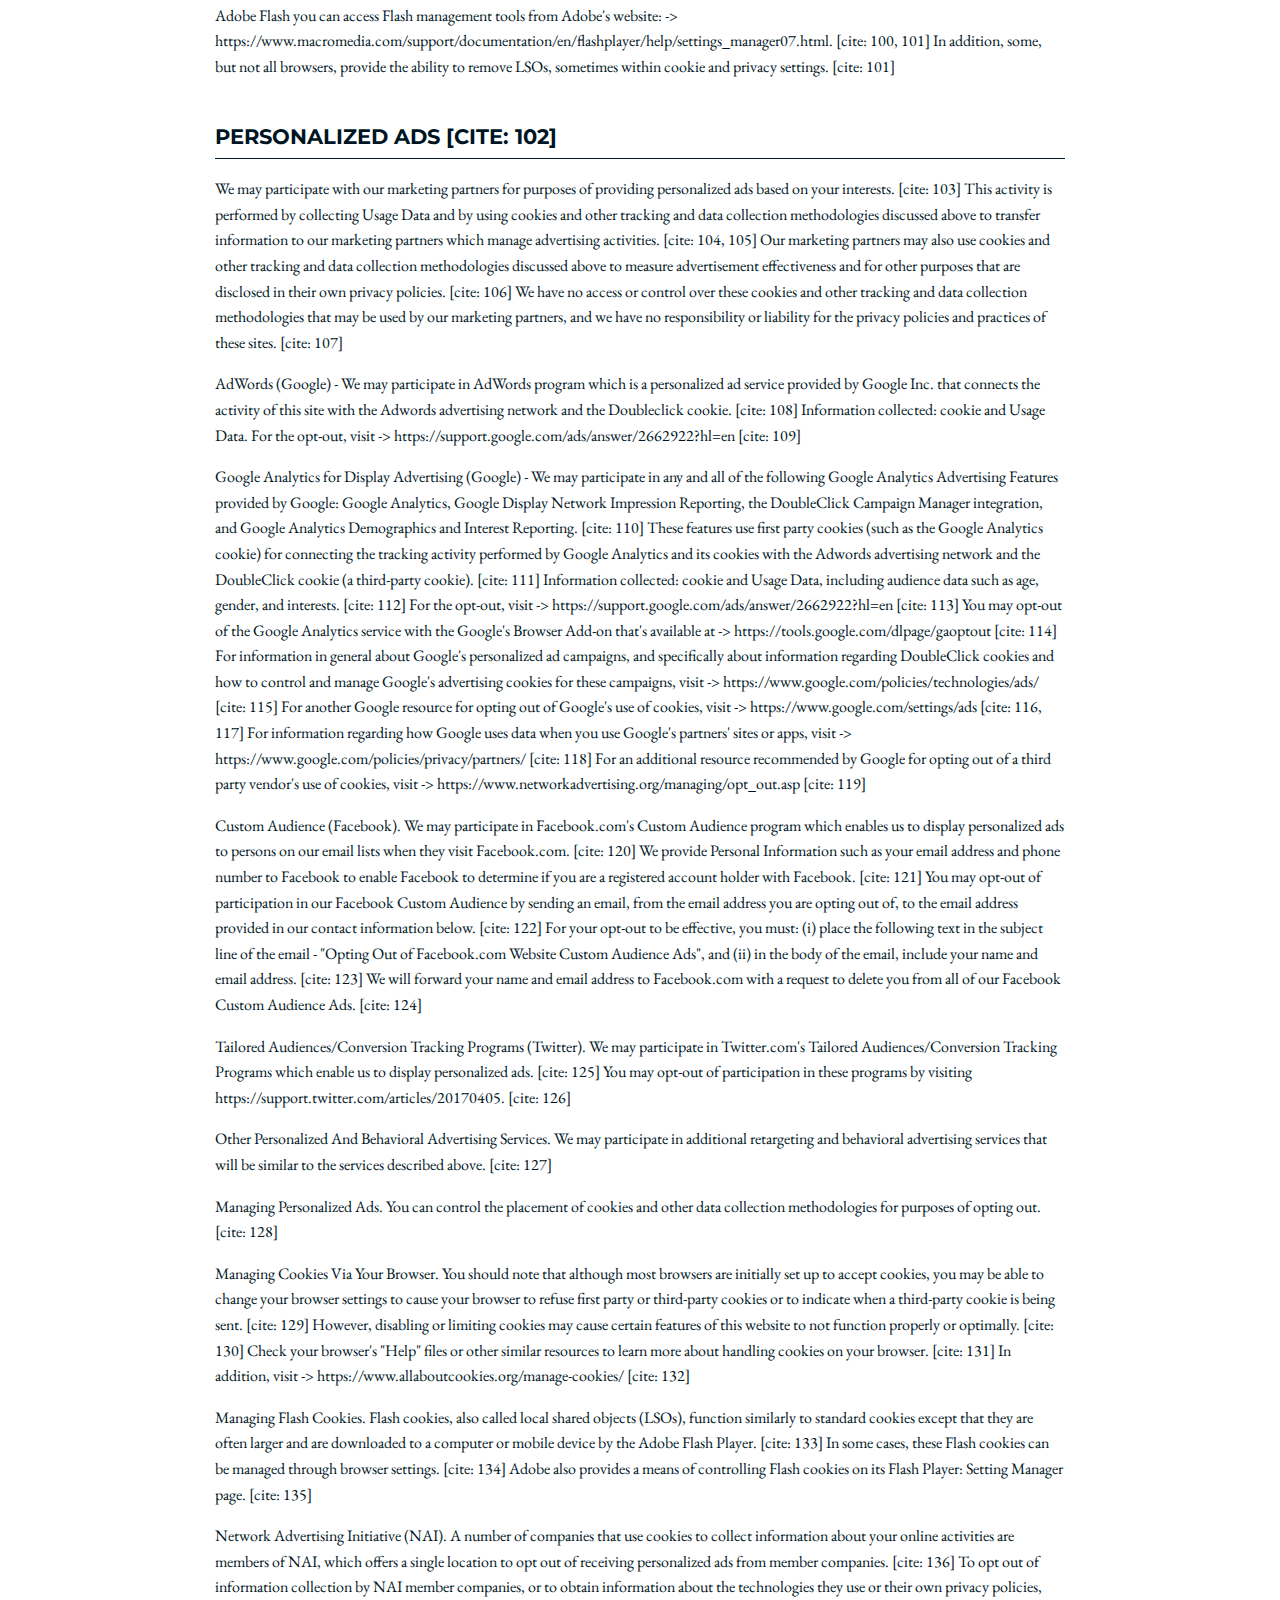
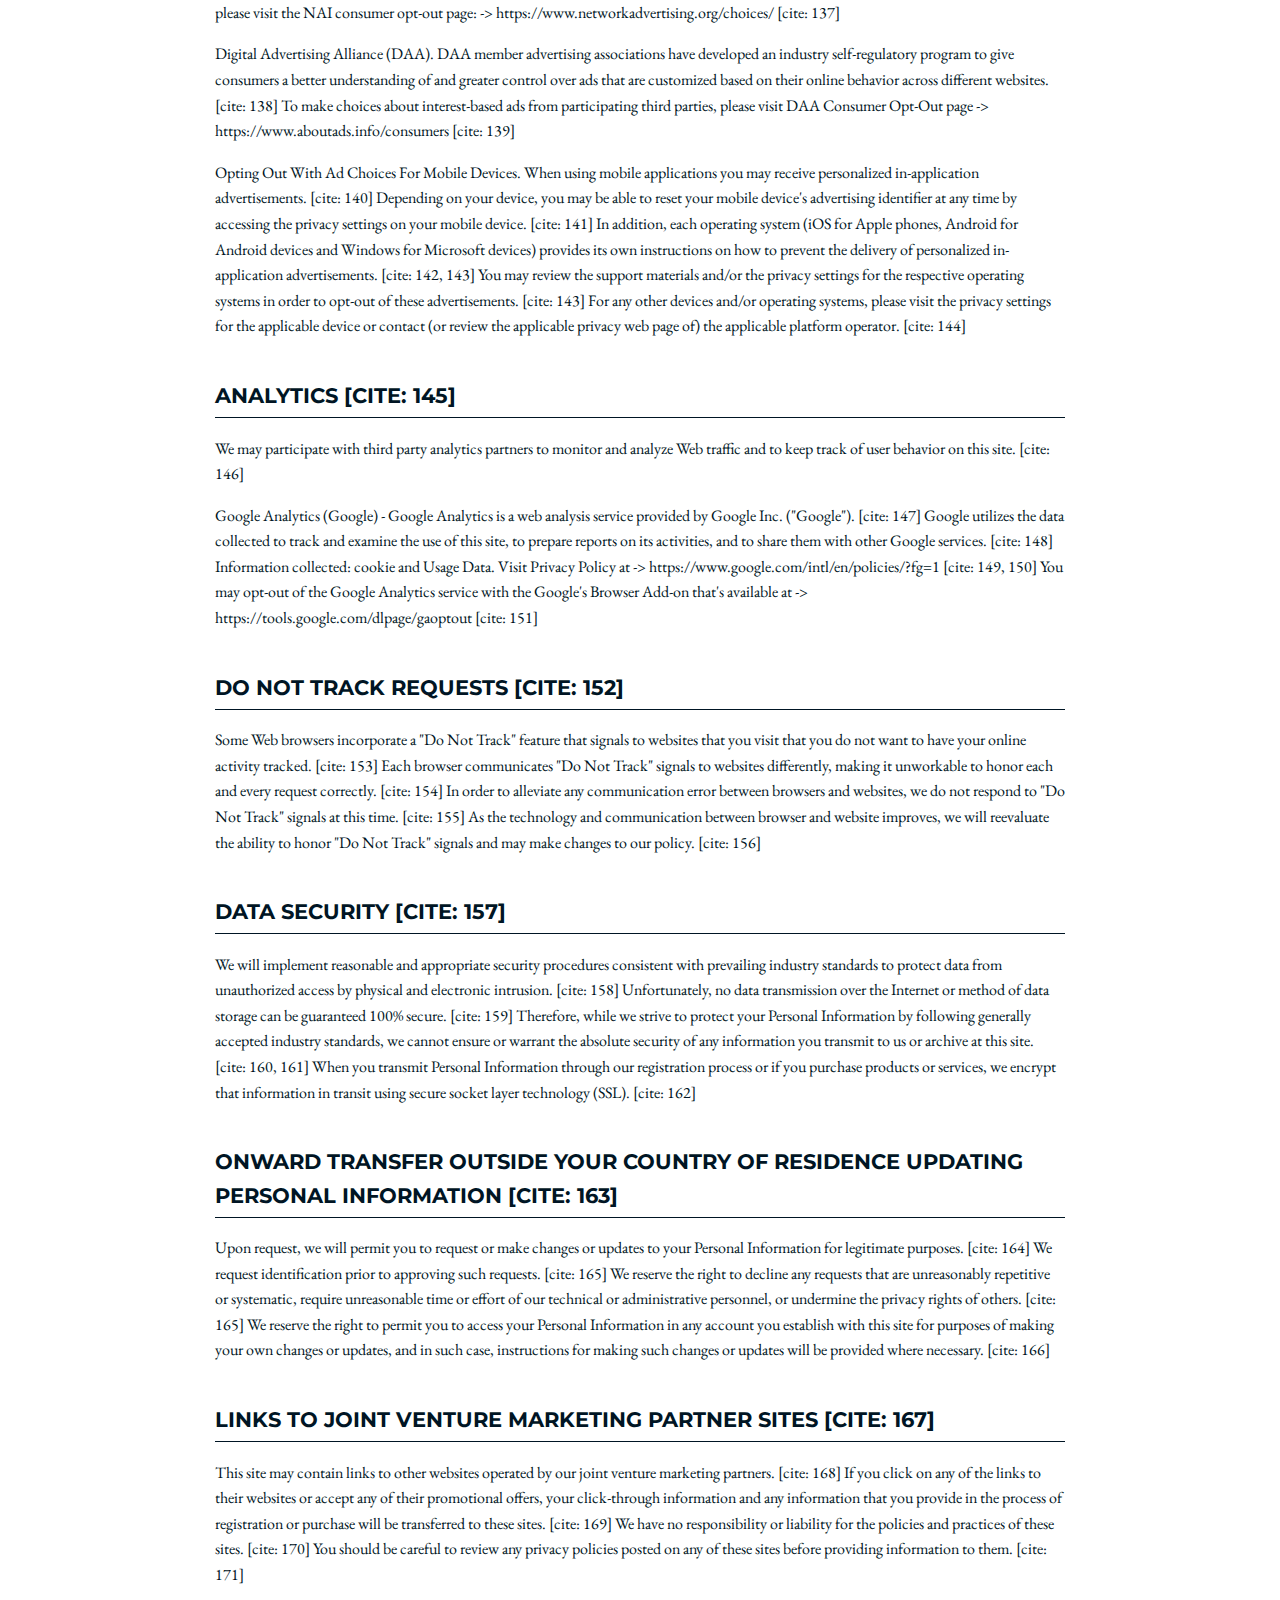
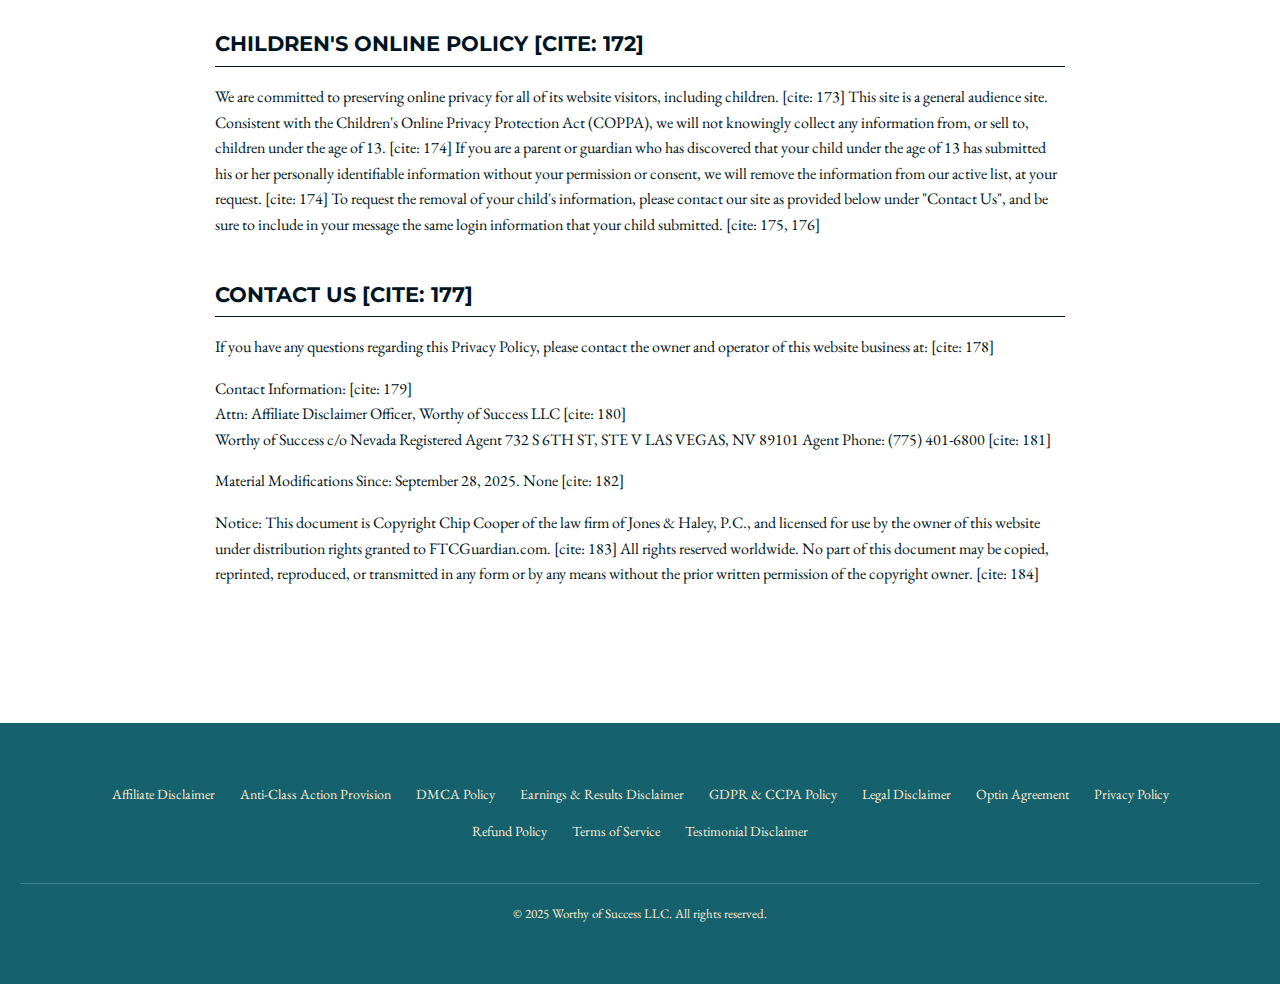
<file: privacy-policy.html>
<!DOCTYPE html>
<html lang="en">
<head>
    <meta charset="UTF-8">
    <meta name="viewport" content="width=device-width, initial-scale=1.0">
    <title>Privacy Policy | Meet Nicole Jolie</title>
    
    <script type="application/ld+json">
    {
      "@context": "https://schema.org",
      "@type": "PrivacyPolicy",
      "name": "Privacy Policy",
      "url": "https://meetnicolejolie.com/privacy-policy.html",
      "datePublished": "2025-12-24",
      "publisher": {
        "@type": "Organization",
        "name": "Worthy of Success LLC"
      },
      "author": {
        "@type": "Person",
        "name": "Nicole Jolie"
      }
    }
    </script>

    <style>
        @import url('https://fonts.googleapis.com/css2?family=Montserrat:wght@700&family=EB+Garamond&display=swap');

        /* Main Page Styling */
        body {
            background-color: #ffffff;
            color: #001524;
            font-family: 'EB Garamond', serif;
            line-height: 1.6;
            margin: 0;
            padding: 0;
        }

        header {
            padding: 40px 20px;
            text-align: center;
            background: #ffffff;
        }

        header nav a {
            font-family: 'Montserrat', sans-serif;
            text-decoration: none;
            color: #001524;
            margin: 0 20px;
            text-transform: uppercase;
            font-size: 14px;
            letter-spacing: 1px;
        }

        main {
            max-width: 850px;
            margin: 0 auto;
            padding: 40px 20px;
        }

        h1, h2 {
            font-family: 'Montserrat', sans-serif;
            text-transform: uppercase;
        }

        h1 { font-size: 2.2rem; margin-bottom: 10px; border-bottom: 2px solid #001524; padding-bottom: 10px; }
        h2 { font-size: 1.3rem; margin-top: 40px; border-bottom: 1px solid #001524; padding-bottom: 5px; }

        /* Footer Styling */
        footer {
            background-color: #15616d;
            color: #ffecd1;
            padding: 60px 20px;
            text-align: center;
            margin-top: 80px;
        }

        .footer-nav {
            display: flex;
            flex-wrap: wrap;
            justify-content: center;
            gap: 15px 25px;
            max-width: 1100px;
            margin: 0 auto 40px auto;
        }

        .footer-nav a {
            color: #ffecd1;
            text-decoration: none;
            font-size: 14px;
            font-family: 'EB Garamond', serif;
        }

        .footer-nav a:hover { text-decoration: underline; }

        .copyright-notice {
            font-size: 13px;
            border-top: 1px solid rgba(255, 236, 209, 0.2);
            padding-top: 20px;
            margin-top: 20px;
        }
    </style>
</head>
<body>

<header>
    <nav>
        <a href="index.html">Home</a>
        <a href="about.html">About</a>
    </nav>
</header>

<main>
    <h1>Privacy Policy</h1>
    <p>Effective Date: December 24, 2025 [cite: 2]</p>

    <p>ON August 17, 2025, THIS RETARGETING PRIVACY POLICY WILL GO INTO EFFECT. [cite: 3] We have updated this Privacy Policy to clarify preexisting disclosures regarding ads that are personalized based on your interests. [cite: 4] YOUR CONTINUED USE OF THIS SITE BEGINNING ON August 17, 2025 WILL INDICATE YOUR ACCEPTANCE OF OUR UPDATED PRIVACY POLICY. [cite: 5] To review additional material modifications and their effective dates scroll to the bottom of the page. [cite: 6]</p>

    <p>Worthy of Success LLC ("Worthy of Success, LLC") owns and operates www.meetnicolejolie.com and any websites Worthy of Success LLC owns under the name of the business. [cite: 7] All references to "we", "us", this "website" or this "site" shall be construed to mean Worthy of Success LLC and any websites they own. [cite: 8] This Privacy Policy describes our collection, use, and sharing of information, including the sharing of information with our marketing partners for purposes of serving personalized ads based on your interests. [cite: 9] Our marketing partners include third party service providers, advertisers, advertising networks and platforms, advertising agencies, and data brokers and aggregators. [cite: 10] (See below, PERSONALIZED ADS.) [cite: 11]</p>

    <p>Our Privacy Policy applies to all of the services offered by us and our affiliated entities, including services accessed by mobile devices and application programming interface (API), but excludes services that have separate privacy policies which do not incorporate this Privacy Policy. [cite: 12] Our Privacy Policy does not cover the information practices of other companies and organizations who advertise our services, and who may use cookies, web beacons (pixel tags), and other methodologies to serve personalized ads. [cite: 13]</p>

    <h2>HOW WE MODIFY THIS PRIVACY POLICY [cite: 14]</h2>
    <p>We may modify this Privacy Policy at any time, and without prior notice, by posting an amended Privacy Policy that is always accessible by clicking on the "Privacy Policy" link on this site's home page. [cite: 15] Your continued use of this site indicates your acceptance of the amended Privacy Policy. [cite: 16] Regarding Personal Information (defined below), if any modifications are materially less restrictive on our use or disclosure of the Personal Information previously disclosed by you, we will obtain your consent before implementing such revisions with respect to such information. [cite: 17]</p>

    <h2>THE TYPES OF INFORMATION WE COLLECT [cite: 18]</h2>
    <p>Personal Information. "Personal Information" includes any information regarding a natural person that may be used directly to identify the person. [cite: 19] Personal Information that we collect may vary with each separate purpose for which you provide it, and it may include one or more of the following categories: [cite: 20] We also may collect publicly available Personal Information posted on social media platforms and profiles. [cite: 21] When you engage with our content on or through social media platforms or other third party platforms, plug-ins, integrations or applications, you may allow us to have access to certain Personal Information in your profile that you have added to these platforms. [cite: 22] This may include your name, e-mail address, photo, gender, birthday, location, an ID associated with the applicable third-party platform or social media account user files, "like" photos and videos, your list of friends or connections, people you follow and/or who follow you, or your posts or "likes." [cite: 23]</p>

    <p>Passively or Automatically Collected Data ("Usage Data"). We, our affiliated entities, and our marketing partners including third party service providers, advertisers, advertising networks and platforms, advertising agencies, and data brokers and aggregators may use automated means to collect various types of information about you, your computer or other device used to access this site or its services. [cite: 24] This information is based on your usage of this site, including information collected automatically from this site (or by our marketing partners employed in this site). [cite: 25] A representative, non-exhaustive list of the types of passively or automatically collected information may include: network or Internet protocol address and type of browser you are using (e.g., Chrome, Safari, Firefox, Internet Explorer), the type of operating system you are using, (e.g., Microsoft Windows or Mac OS), the name of your Internet service provider (e.g., Comcast, Verizon or AT&T) and domains used by such providers, mobile network, device identifiers (such as an Apple IDFA or an Android Advertising ID), device settings, browser settings, the web pages of this site you have visited, pages or service visited before and after you visit a page or service, the type of handheld or mobile device used to view the page or service (e.g., iOS, Android), location information, and the content and advertisements you have accessed, seen, forwarded and/or clicked on, the various time details per visit (e.g., the time spent on each page or service within the site) and the details about the path followed within the site with special reference to the sequence of pages visited, other parameters about the device operating system and/or the user's IT environment, and conversion rates and marketing and conversion data and statistics, reports and analytics, including without limitation your interactions to emails we send, and reviews and surveys regarding this site or any products listed on this site. [cite: 27, 28] Usage Data is essentially anonymous when collected, but could be used indirectly to identify a person. [cite: 29]</p>

    <p>Geo-Location Data. If you are accessing a page or service from a computer or a mobile device, you may be asked to share your precise (GPS level) geo-location information with us so we can customize your experience on our services or on other services when we work with a marketing partner such as a third party service provider, advertiser, advertising network and platform, advertising agency, and a data broker or aggregator. [cite: 30] If you agree to the collection of location data, in most cases, you will be able to turn off such data collection at any time by accessing the privacy settings of your mobile device. [cite: 31]</p>

    <p>Data Collected Via Social Media Platforms and Other Third-Party Sources. [cite: 32] When we interact with you through our content on social media platforms, third-party platforms, third-party websites, applications, integrations, and services of our marketing partners, we may obtain any information regarding your interaction with that content, such as content you have viewed, your game performance, high scores, and information about advertisements within the content you have been shown or may have clicked on. [cite: 33] For a description on how social media services and other third party platforms, plug-ins, integrations or applications handle your information, please refer to their respective privacy policies and terms of use, which may permit you to modify your privacy settings. [cite: 34, 35]</p>

    <h2>HOW AND WHEN WE COLLECT INFORMATION [cite: 36]</h2>
    <p>Personal information. We collect Personal Information at the time you provide it to us. [cite: 37] We collect Personal Information through sign-up forms and as part of your registration for an account, product, or service, promotion, or contest from this website. [cite: 38] Personal Information that we collect may vary with each sign-up or registration. [cite: 39] In addition, we collect personal information from all communications with site visitors including without limitation, text messages, faxes, telephone calls, and regular "snail mail", as well as from third-party outside sources including data brokers and aggregators. [cite: 40] As indicated above, we may collect publicly available Personal Information posted on social media profile information including photos both directly and through the use of contact management applications. [cite: 41]</p>

    <p>Your Communications With Us. We collect Personal Information that we receive from you as you communicate with us. [cite: 42] If you complete a signup form subscribing to information from our site or to participate in our mailing list activities, we will receive your Personal Information from our email services and/or autoresponder service. [cite: 43]</p>

    <p>Usage Data. We collect Usage Data as you use this site, including your interactions with emails we send, and via social media platforms, third-party platforms, third-party websites, applications, integrations, and services of our marketing partners. [cite: 44] This data may be passively or automatically collected (that is, gathered without your actively providing the information) using various analytics and reporting technologies, such as cookies, web beacons, locally stored objects, and mobile device identifiers and SDKs, and other similar methodologies as well as similar technologies developed in the future. [cite: 45] (See below, SPECIFIC INFORMATION ABOUT COOKIES AND WEB BEACONS.) [cite: 46]</p>

    <h2>HOW WE USE YOUR INFORMATION [cite: 47]</h2>
    <p>We may use your Personal Information and Usage Data for the performance of the services or transaction for which it was given and for the basic purpose of this site. [cite: 48] We may use your Personal Information in connection with other products, services, promotions, personalized ads, or contests we may offer, and our private, internal reporting for this site, and security assessments for this site. [cite: 49, 50] We may also send you messages related to certain features or your activity on this site. [cite: 51] We may also send you news or updates about changes to our site or services. [cite: 52] By default, you will receive these messages via email. [cite: 53] We may use publicly available Personal Information posted on social media profile information including photos for purposes of assisting us, and our marketing partners with marketing and advertising activities and with contact management. [cite: 54] We may make full, unrestricted use of Usage Data for any purpose in our sole discretion, including without limitation, to customize or personalize ads, offers and content made available to you based on your visits to and/or usage of this site or its services, and to analyze the performance of those ads, offers and content, as well as your interaction with them. [cite: 55] We may combine and use the Personal Information and Usage Data we collect from all services and products offered by us and our affiliated entities over various websites to provide, protect, and improve them, and to develop and offer new services and products. [cite: 56] We will treat you as a single user of these combined services and products. [cite: 57] We may also use this information to provide you with personalized ads. [cite: 58]</p>

    <h2>INFORMATION SHARING AND DISCLOSURE [cite: 59]</h2>
    <p>General Disclosure Policy. We may share and disclose your Personal Information as described below. [cite: 60] We may share and disclose Usage Data without restriction, including without limitation, as described below. [cite: 61]</p>

    <p>Affiliated Entities. We may provide your Personal Information and Usage Data to any affiliated entities we may have, including our subsidiaries. [cite: 62] Affiliated entities are entities that we legally control (by voting rights) or that control us. [cite: 63]</p>

    <p>Service Providers. We may provide access to your Personal Information and Usage Data to our trusted service providers that assist us with the operation and maintenance of this site. [cite: 64] For example, we may contract with third parties to finance purchases from this site, process payments, host our servers, provide security, and provide production, fulfillment, optimization, analytics, reporting, and software maintenance and development services. [cite: 65, 66] In addition, our service providers will be given access to your information only as is reasonably necessary to provide the services for which they are contracted. [cite: 67]</p>

    <p>Successors. If we sell or otherwise transfer part or all of our business or assets to another organization, such as in the course of an acquisition, merger, bankruptcy or liquidation, we may transfer your Personal Information and Usage Data. [cite: 68] In such an event, we will require the buyer or transferee to agree to our commitments provided in this Privacy Policy. [cite: 69]</p>

    <p>Legal Process, Enforcement and Security Notice. We may disclose your Personal Information and Usage Data if we have a good faith belief that access, use, preservation or disclosure of such information is reasonably necessary (i) to satisfy any applicable law, regulation, legal process or enforceable governmental request (such as for example, to comply with a subpoena or court order), (ii) to detect, prevent, and address fraud or other illegal activity, and (iii) to investigate, respond to, or enforce violations of our rights or the security of this site. [cite: 70]</p>

    <p>Joint Venture Partners. We may participate with another company or individual for purposes of jointly promoting our products, services, promotions or contests or their products, services, promotions, or contests. [cite: 71] We may disclose your Personal Information and Usage Data to them for purposes of (i) compensation, transaction processing, fulfillment, and support, and (ii) for purposes of offering you other products, services, promotions, and contests. [cite: 72] These joint venture marketing partners may also contact you regarding other products, services, promotions, or contests. [cite: 73]</p>

    <p>Marketing Partners. We may share your Personal Information and Usage Data with our marketing partners including third party service providers, advertisers, advertising networks and platforms, advertising agencies, and data brokers and aggregators to serve and offer personalized ads. [cite: 74]</p>

    <p>Sweepstakes, Contests, or Promotions. When you choose to enter a sweepstakes, contest, or other promotion, and in accordance with the terms and conditions of the promotions, your Personal Information and Usage Data may be disclosed to our sponsors and to third parties who help administer the promotion, including in connection with winner selection prize fulfillment and aggregated data analysis. [cite: 75] Your Personal Information and Usage Data also may be disclosed as required by law, such as on a winners list. [cite: 76, 77] Further, by entering a promotion, you are agreeing to the official rules that govern that promotion, including allowing our sponsors to use your name, voice, and likeness in advertising and marketing associated with the promotion in accordance with applicable law. [cite: 78] All terms applicable to the particular promotion will be made available to you at the time you enter the promotion. [cite: 79]</p>

    <p>With Your Consent. We may share your Personal Information with other parties with your consent. [cite: 80]</p>

    <p>Your California Privacy Rights. Under California Law SB 27, California residents have the right to receive, once a year, information about third parties with whom we have shared information about you or your family for their marketing purposes during the previous calendar year, and a description of the categories of personal information shared. [cite: 81] To make such a request, please send an email to the email address provided in our contact information below and include the phrase "California Privacy Request" in the subject line, the domain name of the Web site you are inquiring about, along with your name, address and email address. [cite: 82] We will respond to you within thirty days of receiving such a request. [cite: 83]</p>

    <h2>SPECIFIC INFORMATION ABOUT COOKIES AND WEB BEACONS [cite: 84]</h2>
    <p>In order to provide better service for our site, we and our marketing partners may use cookies and other data collection methodologies discussed below to collect Usage Data to store your preferences and information about what pages you visit and past activity at our site and other websites. [cite: 85] This information helps us and our marketing partners display personalized ads, compile aggregated statistics regarding the effectiveness of our promotional campaigns or other operations of our site. [cite: 86] For information about cookies from the FTC website visit -> https://www.consumer.ftc.gov/articles/0042-online-tracking [cite: 87]</p>

    <p>"Cookies" are tiny pieces of information stored by your browser on your computer's hard drive. [cite: 88] Cookies are also used to customize content based on your browser. Most browsers are initially set to accept cookies. [cite: 89] If you want to disable cookies, there is a simple procedure in most browsers that allows you to turn off cookies. [cite: 90] Please remember, however, that cookies may be required to allow you to use certain features of our site. [cite: 91]</p>

    <p>Flash Cookies - third party cookies that use an Adobe Flash Media Player local shared object (LSO) may be used along with other third party cookies for purposes of crediting any purchase you may make on this site to one of our joint venture partners that may have referred you to us. [cite: 92] These cookies will be used for purposes of crediting sales to the referring joint venture marketing partner. [cite: 93] Flash cookies are not the same as "browser cookies". [cite: 94] The Adobe Flash Media Player is software that enables users to view content on their computers. [cite: 95] Flash cookies are also accompanied by a browser cookie. If you delete the browser cookie, the Flash cookie may automatically create (or re-spawn) a replacement for the browser cookie. [cite: 96]</p>

    <p>Web Beacons (sometimes called single-pixel gifs or clear gifs) are used to assist in delivering cookies, and they allow us to count users who have visited pages of our site. [cite: 97] We may include Web Beacons in promotional e-mail messages or our newsletters in order to determine whether messages have been opened and acted upon. [cite: 98]</p>

    <p>Locally Stored Objects: we may employ locally stored objects ("LSOs") and other client-side storage tracking technologies in certain situations where they help to provide a better user experience, such as to remember settings, preferences and usage similar to browser cookies, or in order to target or help our Partners target ads, analyze ad performance, or perform user, website or market analytics. [cite: 99] For LSOs utilized by Adobe Flash you can access Flash management tools from Adobe's website: -> https://www.macromedia.com/support/documentation/en/flashplayer/help/settings_manager07.html. [cite: 100, 101] In addition, some, but not all browsers, provide the ability to remove LSOs, sometimes within cookie and privacy settings. [cite: 101]</p>

    <h2>PERSONALIZED ADS [cite: 102]</h2>
    <p>We may participate with our marketing partners for purposes of providing personalized ads based on your interests. [cite: 103] This activity is performed by collecting Usage Data and by using cookies and other tracking and data collection methodologies discussed above to transfer information to our marketing partners which manage advertising activities. [cite: 104, 105] Our marketing partners may also use cookies and other tracking and data collection methodologies discussed above to measure advertisement effectiveness and for other purposes that are disclosed in their own privacy policies. [cite: 106] We have no access or control over these cookies and other tracking and data collection methodologies that may be used by our marketing partners, and we have no responsibility or liability for the privacy policies and practices of these sites. [cite: 107]</p>

    <p>AdWords (Google) - We may participate in AdWords program which is a personalized ad service provided by Google Inc. that connects the activity of this site with the Adwords advertising network and the Doubleclick cookie. [cite: 108] Information collected: cookie and Usage Data. For the opt-out, visit -> https://support.google.com/ads/answer/2662922?hl=en [cite: 109]</p>

    <p>Google Analytics for Display Advertising (Google) - We may participate in any and all of the following Google Analytics Advertising Features provided by Google: Google Analytics, Google Display Network Impression Reporting, the DoubleClick Campaign Manager integration, and Google Analytics Demographics and Interest Reporting. [cite: 110] These features use first party cookies (such as the Google Analytics cookie) for connecting the tracking activity performed by Google Analytics and its cookies with the Adwords advertising network and the DoubleClick cookie (a third-party cookie). [cite: 111] Information collected: cookie and Usage Data, including audience data such as age, gender, and interests. [cite: 112] For the opt-out, visit -> https://support.google.com/ads/answer/2662922?hl=en [cite: 113] You may opt-out of the Google Analytics service with the Google's Browser Add-on that's available at -> https://tools.google.com/dlpage/gaoptout [cite: 114] For information in general about Google's personalized ad campaigns, and specifically about information regarding DoubleClick cookies and how to control and manage Google's advertising cookies for these campaigns, visit -> https://www.google.com/policies/technologies/ads/ [cite: 115] For another Google resource for opting out of Google's use of cookies, visit -> https://www.google.com/settings/ads [cite: 116, 117] For information regarding how Google uses data when you use Google's partners' sites or apps, visit -> https://www.google.com/policies/privacy/partners/ [cite: 118] For an additional resource recommended by Google for opting out of a third party vendor's use of cookies, visit -> https://www.networkadvertising.org/managing/opt_out.asp [cite: 119]</p>

    <p>Custom Audience (Facebook). We may participate in Facebook.com's Custom Audience program which enables us to display personalized ads to persons on our email lists when they visit Facebook.com. [cite: 120] We provide Personal Information such as your email address and phone number to Facebook to enable Facebook to determine if you are a registered account holder with Facebook. [cite: 121] You may opt-out of participation in our Facebook Custom Audience by sending an email, from the email address you are opting out of, to the email address provided in our contact information below. [cite: 122] For your opt-out to be effective, you must: (i) place the following text in the subject line of the email - "Opting Out of Facebook.com Website Custom Audience Ads", and (ii) in the body of the email, include your name and email address. [cite: 123] We will forward your name and email address to Facebook.com with a request to delete you from all of our Facebook Custom Audience Ads. [cite: 124]</p>

    <p>Tailored Audiences/Conversion Tracking Programs (Twitter). We may participate in Twitter.com's Tailored Audiences/Conversion Tracking Programs which enable us to display personalized ads. [cite: 125] You may opt-out of participation in these programs by visiting https://support.twitter.com/articles/20170405. [cite: 126]</p>

    <p>Other Personalized And Behavioral Advertising Services. We may participate in additional retargeting and behavioral advertising services that will be similar to the services described above. [cite: 127]</p>

    <p>Managing Personalized Ads. You can control the placement of cookies and other data collection methodologies for purposes of opting out. [cite: 128]</p>

    <p>Managing Cookies Via Your Browser. You should note that although most browsers are initially set up to accept cookies, you may be able to change your browser settings to cause your browser to refuse first party or third-party cookies or to indicate when a third-party cookie is being sent. [cite: 129] However, disabling or limiting cookies may cause certain features of this website to not function properly or optimally. [cite: 130] Check your browser's "Help" files or other similar resources to learn more about handling cookies on your browser. [cite: 131] In addition, visit -> https://www.allaboutcookies.org/manage-cookies/ [cite: 132]</p>

    <p>Managing Flash Cookies. Flash cookies, also called local shared objects (LSOs), function similarly to standard cookies except that they are often larger and are downloaded to a computer or mobile device by the Adobe Flash Player. [cite: 133] In some cases, these Flash cookies can be managed through browser settings. [cite: 134] Adobe also provides a means of controlling Flash cookies on its Flash Player: Setting Manager page. [cite: 135]</p>

    <p>Network Advertising Initiative (NAI). A number of companies that use cookies to collect information about your online activities are members of NAI, which offers a single location to opt out of receiving personalized ads from member companies. [cite: 136] To opt out of information collection by NAI member companies, or to obtain information about the technologies they use or their own privacy policies, please visit the NAI consumer opt-out page: -> https://www.networkadvertising.org/choices/ [cite: 137]</p>

    <p>Digital Advertising Alliance (DAA). DAA member advertising associations have developed an industry self-regulatory program to give consumers a better understanding of and greater control over ads that are customized based on their online behavior across different websites. [cite: 138] To make choices about interest-based ads from participating third parties, please visit DAA Consumer Opt-Out page -> https://www.aboutads.info/consumers [cite: 139]</p>

    <p>Opting Out With Ad Choices For Mobile Devices. When using mobile applications you may receive personalized in-application advertisements. [cite: 140] Depending on your device, you may be able to reset your mobile device's advertising identifier at any time by accessing the privacy settings on your mobile device. [cite: 141] In addition, each operating system (iOS for Apple phones, Android for Android devices and Windows for Microsoft devices) provides its own instructions on how to prevent the delivery of personalized in-application advertisements. [cite: 142, 143] You may review the support materials and/or the privacy settings for the respective operating systems in order to opt-out of these advertisements. [cite: 143] For any other devices and/or operating systems, please visit the privacy settings for the applicable device or contact (or review the applicable privacy web page of) the applicable platform operator. [cite: 144]</p>

    <h2>ANALYTICS [cite: 145]</h2>
    <p>We may participate with third party analytics partners to monitor and analyze Web traffic and to keep track of user behavior on this site. [cite: 146]</p>

    <p>Google Analytics (Google) - Google Analytics is a web analysis service provided by Google Inc. ("Google"). [cite: 147] Google utilizes the data collected to track and examine the use of this site, to prepare reports on its activities, and to share them with other Google services. [cite: 148] Information collected: cookie and Usage Data. Visit Privacy Policy at -> https://www.google.com/intl/en/policies/?fg=1 [cite: 149, 150] You may opt-out of the Google Analytics service with the Google's Browser Add-on that's available at -> https://tools.google.com/dlpage/gaoptout [cite: 151]</p>

    <h2>DO NOT TRACK REQUESTS [cite: 152]</h2>
    <p>Some Web browsers incorporate a "Do Not Track" feature that signals to websites that you visit that you do not want to have your online activity tracked. [cite: 153] Each browser communicates "Do Not Track" signals to websites differently, making it unworkable to honor each and every request correctly. [cite: 154] In order to alleviate any communication error between browsers and websites, we do not respond to "Do Not Track" signals at this time. [cite: 155] As the technology and communication between browser and website improves, we will reevaluate the ability to honor "Do Not Track" signals and may make changes to our policy. [cite: 156]</p>

    <h2>DATA SECURITY [cite: 157]</h2>
    <p>We will implement reasonable and appropriate security procedures consistent with prevailing industry standards to protect data from unauthorized access by physical and electronic intrusion. [cite: 158] Unfortunately, no data transmission over the Internet or method of data storage can be guaranteed 100% secure. [cite: 159] Therefore, while we strive to protect your Personal Information by following generally accepted industry standards, we cannot ensure or warrant the absolute security of any information you transmit to us or archive at this site. [cite: 160, 161] When you transmit Personal Information through our registration process or if you purchase products or services, we encrypt that information in transit using secure socket layer technology (SSL). [cite: 162]</p>

    <h2>ONWARD TRANSFER OUTSIDE YOUR COUNTRY OF RESIDENCE UPDATING PERSONAL INFORMATION [cite: 163]</h2>
    <p>Upon request, we will permit you to request or make changes or updates to your Personal Information for legitimate purposes. [cite: 164] We request identification prior to approving such requests. [cite: 165] We reserve the right to decline any requests that are unreasonably repetitive or systematic, require unreasonable time or effort of our technical or administrative personnel, or undermine the privacy rights of others. [cite: 165] We reserve the right to permit you to access your Personal Information in any account you establish with this site for purposes of making your own changes or updates, and in such case, instructions for making such changes or updates will be provided where necessary. [cite: 166]</p>

    <h2>LINKS TO JOINT VENTURE MARKETING PARTNER SITES [cite: 167]</h2>
    <p>This site may contain links to other websites operated by our joint venture marketing partners. [cite: 168] If you click on any of the links to their websites or accept any of their promotional offers, your click-through information and any information that you provide in the process of registration or purchase will be transferred to these sites. [cite: 169] We have no responsibility or liability for the policies and practices of these sites. [cite: 170] You should be careful to review any privacy policies posted on any of these sites before providing information to them. [cite: 171]</p>

    <h2>CHILDREN'S ONLINE POLICY [cite: 172]</h2>
    <p>We are committed to preserving online privacy for all of its website visitors, including children. [cite: 173] This site is a general audience site. Consistent with the Children's Online Privacy Protection Act (COPPA), we will not knowingly collect any information from, or sell to, children under the age of 13. [cite: 174] If you are a parent or guardian who has discovered that your child under the age of 13 has submitted his or her personally identifiable information without your permission or consent, we will remove the information from our active list, at your request. [cite: 174] To request the removal of your child's information, please contact our site as provided below under "Contact Us", and be sure to include in your message the same login information that your child submitted. [cite: 175, 176]</p>

    <h2>CONTACT US [cite: 177]</h2>
    <p>If you have any questions regarding this Privacy Policy, please contact the owner and operator of this website business at: [cite: 178]</p>
    <p>Contact Information: [cite: 179]<br>
    Attn: Affiliate Disclaimer Officer, Worthy of Success LLC [cite: 180]<br>
    Worthy of Success c/o Nevada Registered Agent 732 S 6TH ST, STE V LAS VEGAS, NV 89101 Agent Phone: (775) 401-6800 [cite: 181]</p>

    <p>Material Modifications Since: September 28, 2025. None [cite: 182]</p>

    <p>Notice: This document is Copyright Chip Cooper of the law firm of Jones & Haley, P.C., and licensed for use by the owner of this website under distribution rights granted to FTCGuardian.com. [cite: 183] All rights reserved worldwide. No part of this document may be copied, reprinted, reproduced, or transmitted in any form or by any means without the prior written permission of the copyright owner. [cite: 184]</p>
</main>

<footer>
    <div class="footer-nav">
        <a href="affiliate-disclaimer.html">Affiliate Disclaimer</a>
        <a href="anti-class-action.html">Anti-Class Action Provision</a>
        <a href="dmca-policy.html">DMCA Policy</a>
        <a href="earnings-results-disclaimer.html">Earnings & Results Disclaimer</a>
        <a href="gdpr-ccpa-policy.html">GDPR & CCPA Policy</a>
        <a href="legal-disclaimer.html">Legal Disclaimer</a>
        <a href="optin-agreement.html">Optin Agreement</a>
        <a href="privacy-policy.html">Privacy Policy</a>
        <a href="refund-policy.html">Refund Policy</a>
        <a href="terms-of-service.html">Terms of Service</a>
        <a href="testimonial-disclaimer.html">Testimonial Disclaimer</a>
    </div>
    <div class="copyright-notice">
        &copy; 2025 Worthy of Success LLC. All rights reserved.
    </div>
</footer>

</body>
</html>
</file>
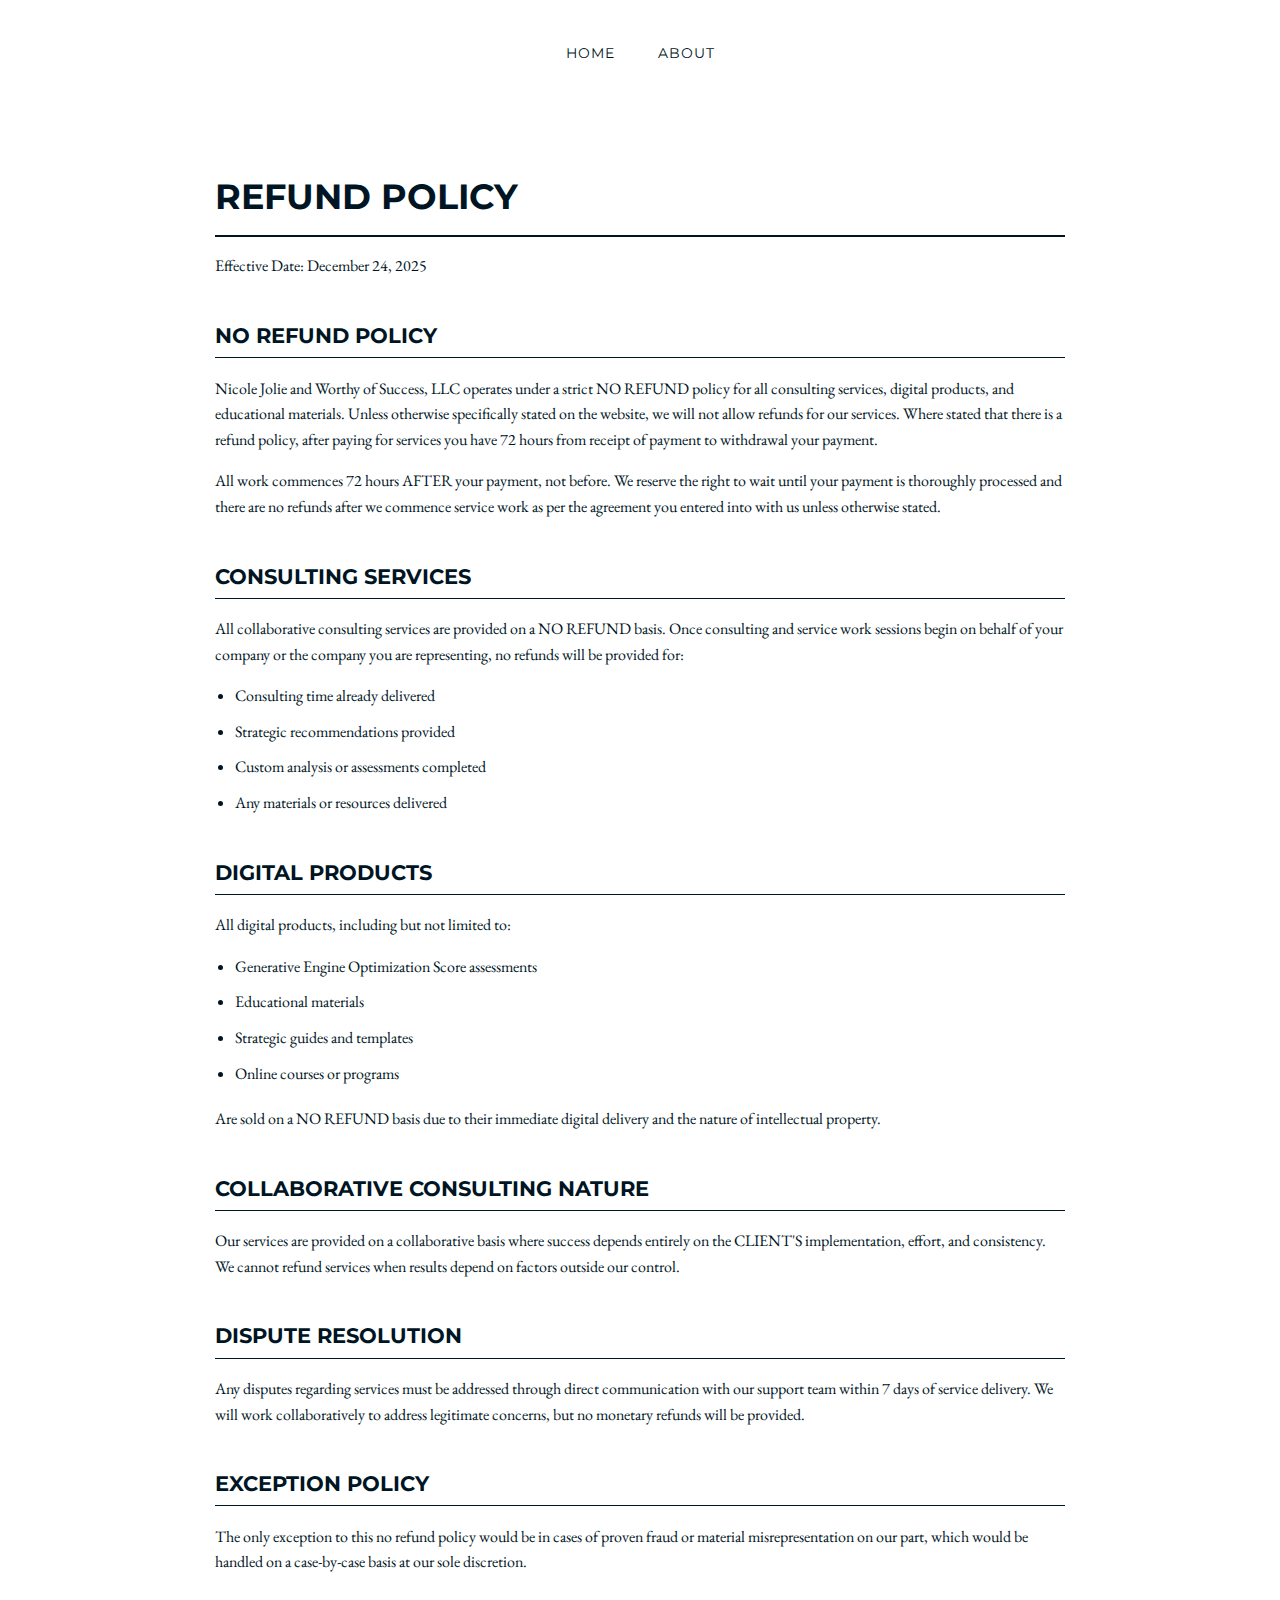
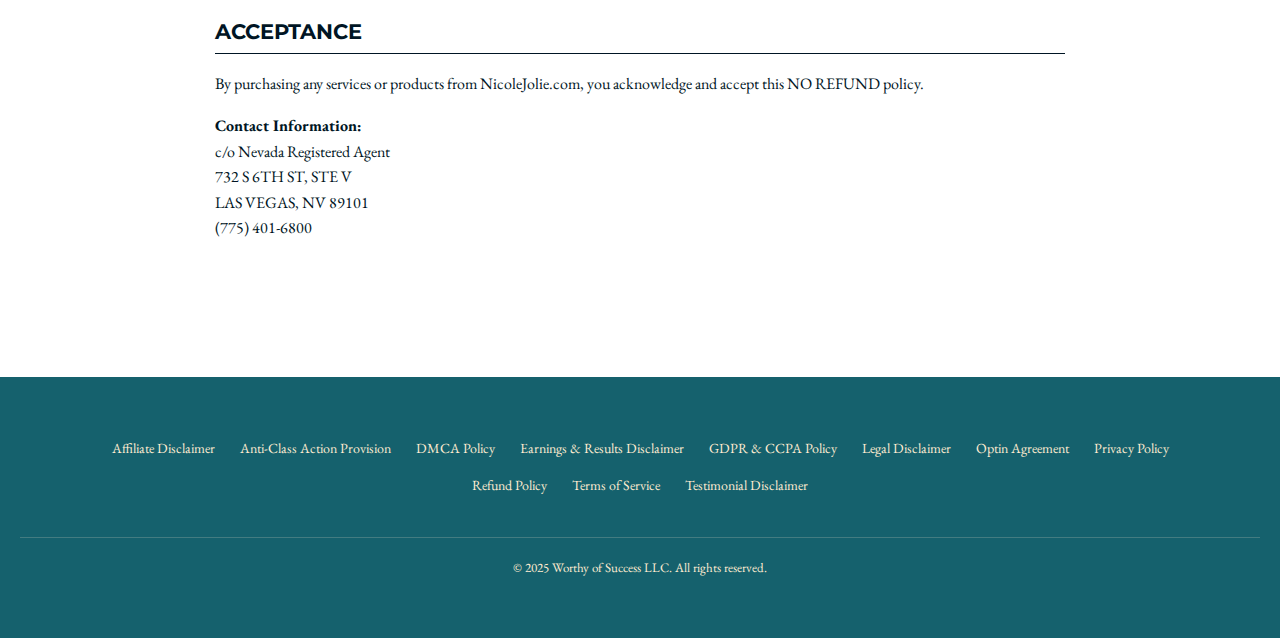
<file: refund-policy.html>
<!DOCTYPE html>
<html lang="en">
<head>
    <meta charset="UTF-8">
    <meta name="viewport" content="width=device-width, initial-scale=1.0">
    <title>Refund Policy | Meet Nicole Jolie</title>
    
    <script type="application/ld+json">
    {
      "@context": "https://schema.org",
      "@type": "WebPage",
      "name": "Refund Policy",
      "url": "https://meetnicolejolie.com/refund-policy.html",
      "description": "Strict No Refund Policy for Consulting Services and Digital Products - Worthy of Success LLC",
      "datePublished": "2025-12-24",
      "publisher": {
        "@type": "Organization",
        "name": "Worthy of Success LLC"
      }
    }
    </script>

    <style>
        @import url('https://fonts.googleapis.com/css2?family=Montserrat:wght@700&family=EB+Garamond&display=swap');

        body {
            background-color: #ffffff;
            color: #001524;
            font-family: 'EB Garamond', serif;
            line-height: 1.6;
            margin: 0;
            padding: 0;
        }

        header {
            padding: 40px 20px;
            text-align: center;
        }

        header nav a {
            font-family: 'Montserrat', sans-serif;
            text-decoration: none;
            color: #001524;
            margin: 0 20px;
            text-transform: uppercase;
            font-size: 14px;
            letter-spacing: 1px;
        }

        main {
            max-width: 850px;
            margin: 0 auto;
            padding: 40px 20px;
        }

        h1, h2 {
            font-family: 'Montserrat', sans-serif;
            text-transform: uppercase;
        }

        h1 { font-size: 2.2rem; margin-bottom: 10px; border-bottom: 2px solid #001524; padding-bottom: 10px; }
        h2 { font-size: 1.3rem; margin-top: 40px; border-bottom: 1px solid #001524; padding-bottom: 5px; }

        ul { margin-bottom: 20px; padding-left: 20px; }
        li { margin-bottom: 10px; }

        footer {
            background-color: #15616d;
            color: #ffecd1;
            padding: 60px 20px;
            text-align: center;
            margin-top: 80px;
        }

        .footer-nav {
            display: flex;
            flex-wrap: wrap;
            justify-content: center;
            gap: 15px 25px;
            max-width: 1100px;
            margin: 0 auto 40px auto;
        }

        .footer-nav a {
            color: #ffecd1;
            text-decoration: none;
            font-size: 14px;
        }

        .footer-nav a:hover { text-decoration: underline; }

        .copyright-notice {
            font-size: 13px;
            border-top: 1px solid rgba(255, 236, 209, 0.2);
            padding-top: 20px;
            margin-top: 20px;
        }
    </style>
</head>
<body>

<header>
    <nav>
        <a href="index.html">Home</a>
        <a href="about.html">About</a>
    </nav>
</header>

<main>
    <h1>Refund Policy</h1>
    <p>Effective Date: December 24, 2025</p>

    <h2>NO REFUND POLICY</h2>
    <p>Nicole Jolie and Worthy of Success, LLC operates under a strict NO REFUND policy for all consulting services, digital products, and educational materials. Unless otherwise specifically stated on the website, we will not allow refunds for our services. Where stated that there is a refund policy, after paying for services you have 72 hours from receipt of payment to withdrawal your payment.</p>
    <p>All work commences 72 hours AFTER your payment, not before. We reserve the right to wait until your payment is thoroughly processed and there are no refunds after we commence service work as per the agreement you entered into with us unless otherwise stated.</p>

    <h2>CONSULTING SERVICES</h2>
    <p>All collaborative consulting services are provided on a NO REFUND basis. Once consulting and service work sessions begin on behalf of your company or the company you are representing, no refunds will be provided for:</p>
    <ul>
        <li>Consulting time already delivered</li>
        <li>Strategic recommendations provided</li>
        <li>Custom analysis or assessments completed</li>
        <li>Any materials or resources delivered</li>
    </ul>

    <h2>DIGITAL PRODUCTS</h2>
    <p>All digital products, including but not limited to:</p>
    <ul>
        <li>Generative Engine Optimization Score assessments</li>
        <li>Educational materials</li>
        <li>Strategic guides and templates</li>
        <li>Online courses or programs</li>
    </ul>
    <p>Are sold on a NO REFUND basis due to their immediate digital delivery and the nature of intellectual property.</p>

    <h2>COLLABORATIVE CONSULTING NATURE</h2>
    <p>Our services are provided on a collaborative basis where success depends entirely on the CLIENT'S implementation, effort, and consistency. We cannot refund services when results depend on factors outside our control.</p>

    <h2>DISPUTE RESOLUTION</h2>
    <p>Any disputes regarding services must be addressed through direct communication with our support team within 7 days of service delivery. We will work collaboratively to address legitimate concerns, but no monetary refunds will be provided.</p>

    <h2>EXCEPTION POLICY</h2>
    <p>The only exception to this no refund policy would be in cases of proven fraud or material misrepresentation on our part, which would be handled on a case-by-case basis at our sole discretion.</p>

    <h2>ACCEPTANCE</h2>
    <p>By purchasing any services or products from NicoleJolie.com, you acknowledge and accept this NO REFUND policy.</p>

    <p><strong>Contact Information:</strong><br>
    c/o Nevada Registered Agent<br>
    732 S 6TH ST, STE V<br>
    LAS VEGAS, NV 89101<br>
    (775) 401-6800</p>
</main>

<footer>
    <div class="footer-nav">
        <a href="affiliate-disclaimer.html">Affiliate Disclaimer</a>
        <a href="anti-class-action.html">Anti-Class Action Provision</a>
        <a href="dmca-policy.html">DMCA Policy</a>
        <a href="earnings-results-disclaimer.html">Earnings & Results Disclaimer</a>
        <a href="gdpr-ccpa-policy.html">GDPR & CCPA Policy</a>
        <a href="legal-disclaimer.html">Legal Disclaimer</a>
        <a href="optin-agreement.html">Optin Agreement</a>
        <a href="privacy-policy.html">Privacy Policy</a>
        <a href="refund-policy.html">Refund Policy</a>
        <a href="terms-of-service.html">Terms of Service</a>
        <a href="testimonial-disclaimer.html">Testimonial Disclaimer</a>
    </div>
    <div class="copyright-notice">
        &copy; 2025 Worthy of Success LLC. All rights reserved.
    </div>
</footer>

</body>
</html>
</file>
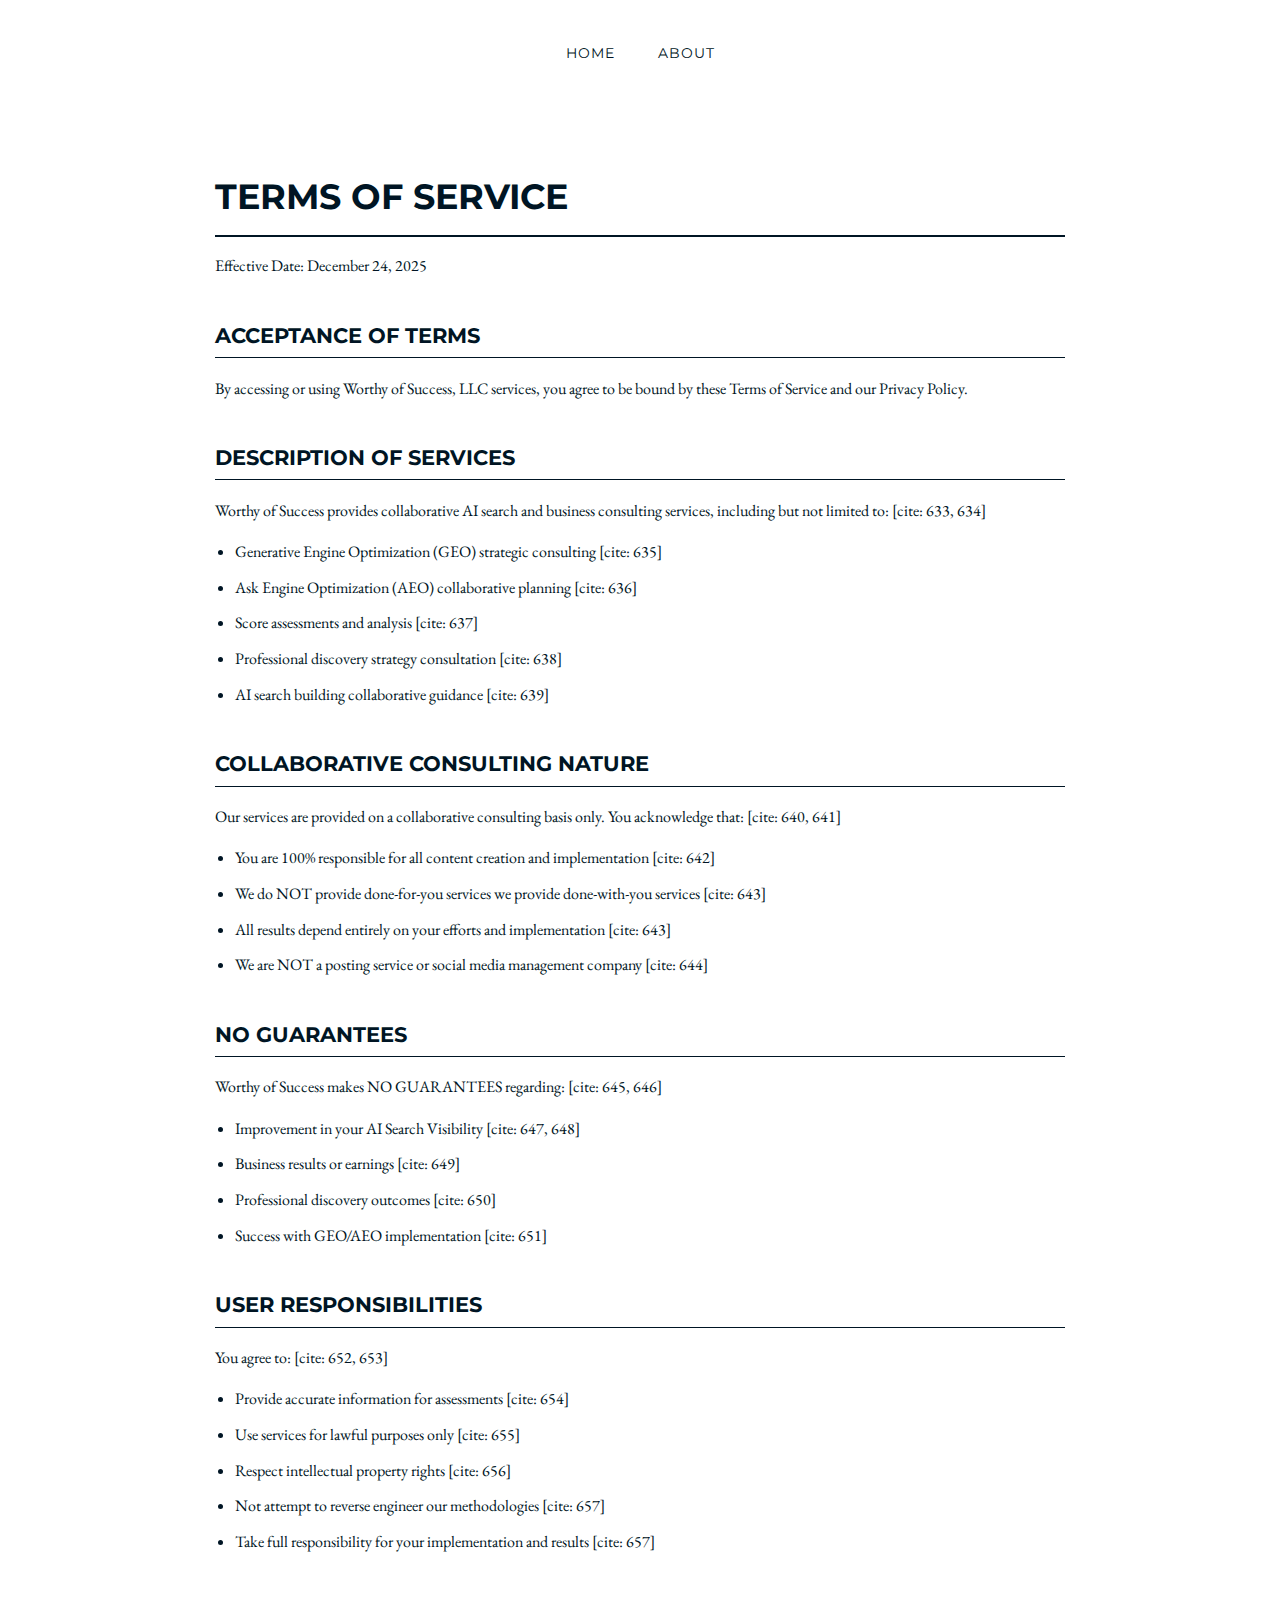
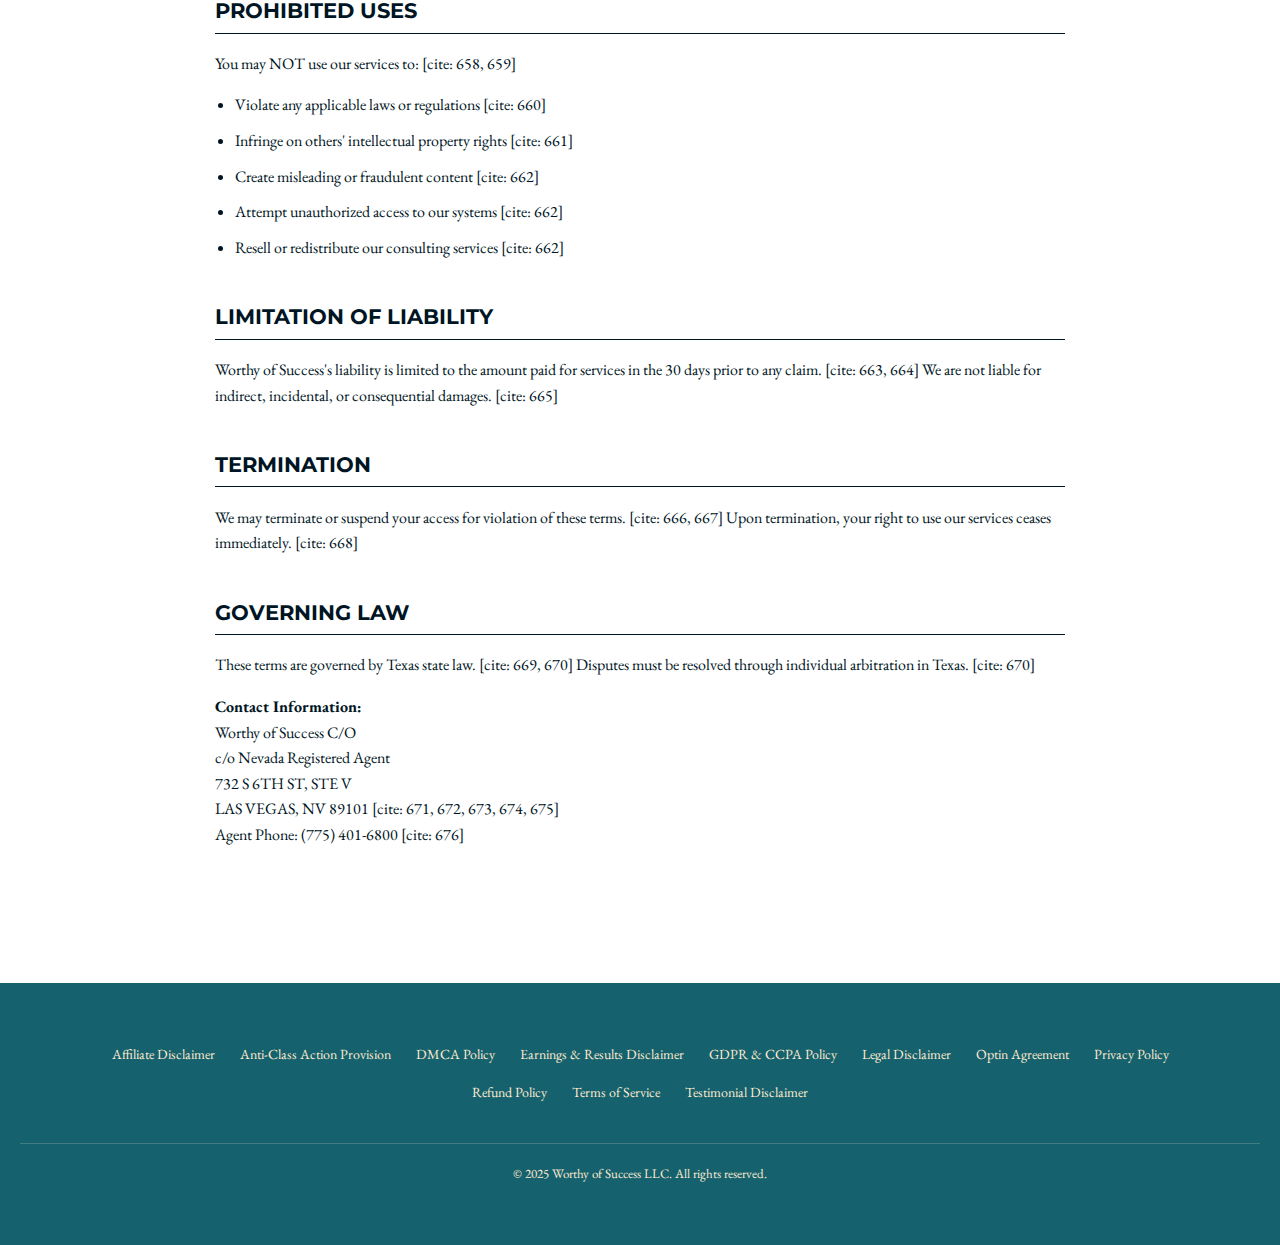
<file: terms-of-service.html>
<!DOCTYPE html>
<html lang="en">
<head>
    <meta charset="UTF-8">
    <meta name="viewport" content="width=device-width, initial-scale=1.0">
    <title>Terms of Service | Meet Nicole Jolie</title>
    
    <script type="application/ld+json">
    {
      "@context": "https://schema.org",
      "@type": "WebPage",
      "name": "Terms of Service",
      "url": "https://meetnicolejolie.com/terms-of-service.html",
      "description": "Official Terms of Service for Worthy of Success, LLC and Meet Nicole Jolie",
      "datePublished": "2025-12-24",
      "publisher": {
        "@type": "Organization",
        "name": "Worthy of Success LLC"
      },
      "mainEntity": {
        "@type": "CreativeWork",
        "genre": "Terms of Service"
      }
    }
    </script>

    <style>
        @import url('https://fonts.googleapis.com/css2?family=Montserrat:wght@700&family=EB+Garamond&display=swap');

        /* Main Page Styling */
        body {
            background-color: #ffffff;
            color: #001524;
            font-family: 'EB Garamond', serif;
            line-height: 1.6;
            margin: 0;
            padding: 0;
        }

        header {
            padding: 40px 20px;
            text-align: center;
        }

        header nav a {
            font-family: 'Montserrat', sans-serif;
            text-decoration: none;
            color: #001524;
            margin: 0 20px;
            text-transform: uppercase;
            font-size: 14px;
            letter-spacing: 1px;
        }

        main {
            max-width: 850px;
            margin: 0 auto;
            padding: 40px 20px;
        }

        h1, h2 {
            font-family: 'Montserrat', sans-serif;
            text-transform: uppercase;
        }

        h1 { font-size: 2.2rem; margin-bottom: 10px; border-bottom: 2px solid #001524; padding-bottom: 10px; }
        h2 { font-size: 1.3rem; margin-top: 40px; border-bottom: 1px solid #001524; padding-bottom: 5px; }

        ul { margin-bottom: 20px; padding-left: 20px; }
        li { margin-bottom: 10px; }

        /* Footer Styling */
        footer {
            background-color: #15616d;
            color: #ffecd1;
            padding: 60px 20px;
            text-align: center;
            margin-top: 80px;
        }

        .footer-nav {
            display: flex;
            flex-wrap: wrap;
            justify-content: center;
            gap: 15px 25px;
            max-width: 1100px;
            margin: 0 auto 40px auto;
        }

        .footer-nav a {
            color: #ffecd1;
            text-decoration: none;
            font-size: 14px;
        }

        .footer-nav a:hover { text-decoration: underline; }

        .copyright-notice {
            font-size: 13px;
            border-top: 1px solid rgba(255, 236, 209, 0.2);
            padding-top: 20px;
            margin-top: 20px;
        }
    </style>
</head>
<body>

<header>
    <nav>
        <a href="index.html">Home</a>
        <a href="about.html">About</a>
    </nav>
</header>

<main>
    <h1>Terms of Service</h1>
    <p>Effective Date: December 24, 2025</p>

    <h2>ACCEPTANCE OF TERMS</h2>
    <p>By accessing or using Worthy of Success, LLC services, you agree to be bound by these Terms of Service and our Privacy Policy. </p>

    <h2>DESCRIPTION OF SERVICES</h2>
    <p>Worthy of Success provides collaborative AI search and business consulting services, including but not limited to: [cite: 633, 634]</p>
    <ul>
        <li>Generative Engine Optimization (GEO) strategic consulting [cite: 635]</li>
        <li>Ask Engine Optimization (AEO) collaborative planning [cite: 636]</li>
        <li>Score assessments and analysis [cite: 637]</li>
        <li>Professional discovery strategy consultation [cite: 638]</li>
        <li>AI search building collaborative guidance [cite: 639]</li>
    </ul>

    <h2>COLLABORATIVE CONSULTING NATURE</h2>
    <p>Our services are provided on a collaborative consulting basis only. You acknowledge that: [cite: 640, 641]</p>
    <ul>
        <li>You are 100% responsible for all content creation and implementation [cite: 642]</li>
        <li>We do NOT provide done-for-you services we provide done-with-you services [cite: 643]</li>
        <li>All results depend entirely on your efforts and implementation [cite: 643]</li>
        <li>We are NOT a posting service or social media management company [cite: 644]</li>
    </ul>

    <h2>NO GUARANTEES</h2>
    <p>Worthy of Success makes NO GUARANTEES regarding: [cite: 645, 646]</p>
    <ul>
        <li>Improvement in your AI Search Visibility [cite: 647, 648]</li>
        <li>Business results or earnings [cite: 649]</li>
        <li>Professional discovery outcomes [cite: 650]</li>
        <li>Success with GEO/AEO implementation [cite: 651]</li>
    </ul>

    <h2>USER RESPONSIBILITIES</h2>
    <p>You agree to: [cite: 652, 653]</p>
    <ul>
        <li>Provide accurate information for assessments [cite: 654]</li>
        <li>Use services for lawful purposes only [cite: 655]</li>
        <li>Respect intellectual property rights [cite: 656]</li>
        <li>Not attempt to reverse engineer our methodologies [cite: 657]</li>
        <li>Take full responsibility for your implementation and results [cite: 657]</li>
    </ul>

    <h2>PROHIBITED USES</h2>
    <p>You may NOT use our services to: [cite: 658, 659]</p>
    <ul>
        <li>Violate any applicable laws or regulations [cite: 660]</li>
        <li>Infringe on others' intellectual property rights [cite: 661]</li>
        <li>Create misleading or fraudulent content [cite: 662]</li>
        <li>Attempt unauthorized access to our systems [cite: 662]</li>
        <li>Resell or redistribute our consulting services [cite: 662]</li>
    </ul>

    <h2>LIMITATION OF LIABILITY</h2>
    <p>Worthy of Success's liability is limited to the amount paid for services in the 30 days prior to any claim. [cite: 663, 664] We are not liable for indirect, incidental, or consequential damages. [cite: 665]</p>

    <h2>TERMINATION</h2>
    <p>We may terminate or suspend your access for violation of these terms. [cite: 666, 667] Upon termination, your right to use our services ceases immediately. [cite: 668]</p>

    <h2>GOVERNING LAW</h2>
    <p>These terms are governed by Texas state law. [cite: 669, 670] Disputes must be resolved through individual arbitration in Texas. [cite: 670]</p>

    <p><strong>Contact Information:</strong><br>
    Worthy of Success C/O<br>
    c/o Nevada Registered Agent<br>
    732 S 6TH ST, STE V<br>
    LAS VEGAS, NV 89101 [cite: 671, 672, 673, 674, 675]<br>
    Agent Phone: (775) 401-6800 [cite: 676]</p>
</main>

<footer>
    <div class="footer-nav">
        <a href="affiliate-disclaimer.html">Affiliate Disclaimer</a>
        <a href="anti-class-action.html">Anti-Class Action Provision</a>
        <a href="dmca-policy.html">DMCA Policy</a>
        <a href="earnings-results-disclaimer.html">Earnings & Results Disclaimer</a>
        <a href="gdpr-ccpa-policy.html">GDPR & CCPA Policy</a>
        <a href="legal-disclaimer.html">Legal Disclaimer</a>
        <a href="optin-agreement.html">Optin Agreement</a>
        <a href="privacy-policy.html">Privacy Policy</a>
        <a href="refund-policy.html">Refund Policy</a>
        <a href="terms-of-service.html">Terms of Service</a>
        <a href="testimonial-disclaimer.html">Testimonial Disclaimer</a>
    </div>
    <div class="copyright-notice">
        &copy; 2025 Worthy of Success LLC. All rights reserved.
    </div>
</footer>

</body>
</html>
</file>
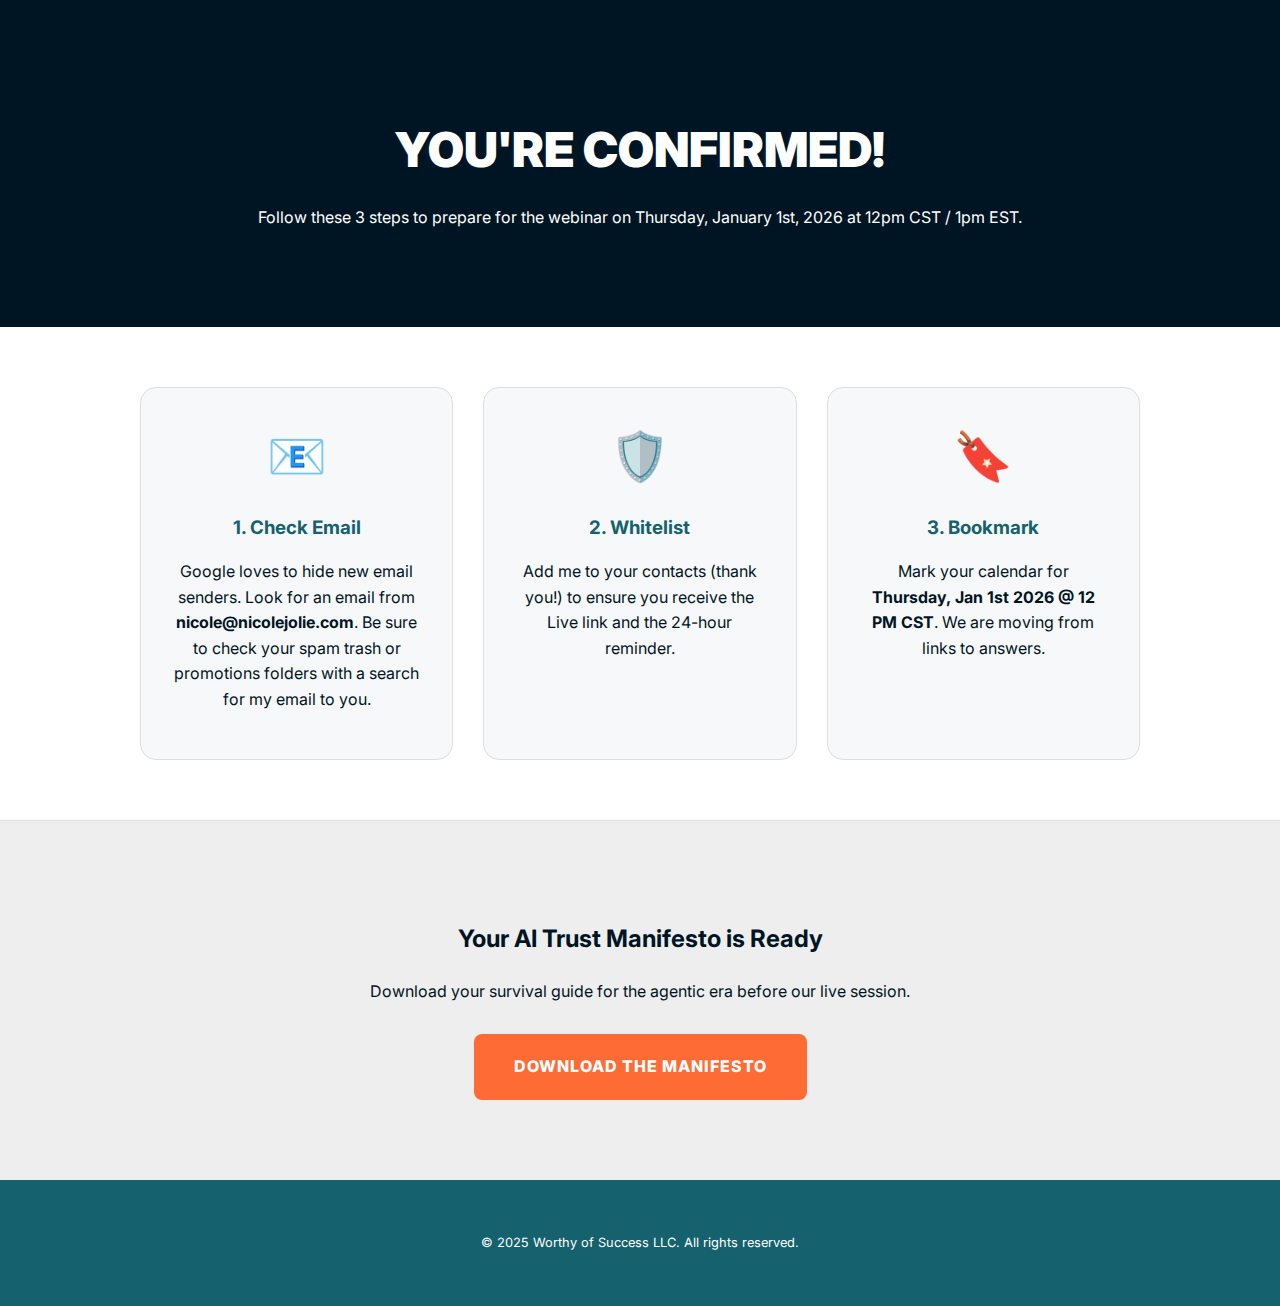
<file: webinar-jan-1-2026/confirmation.html>
<!DOCTYPE html>
<html lang="en">
<head>
    <meta charset="UTF-8">
    <meta name="viewport" content="width=device-width, initial-scale=1.0">
    <title>You're Confirmed! | Nicole Jolie</title>
    <link rel="preconnect" href="https://fonts.googleapis.com">
    <link rel="preconnect" href="https://fonts.gstatic.com" crossorigin>
    <link href="https://fonts.googleapis.com/css2?family=Inter:wght@400;600;700;800;900&display=swap" rel="stylesheet">
    <style>
        :root { --navy: #001524; --teal: #15616d; --orange: #ff6b35; --white: #ffffff; --light: #f7f8fa; --radius: 16px; }
        body { font-family: 'Inter', sans-serif; color: var(--navy); margin: 0; background: var(--white); line-height: 1.6; }
        .hero { background: var(--navy); color: var(--white); padding: 80px 20px; text-align: center; }
        .hero h1 { font-size: 3rem; font-weight: 900; margin-bottom: 10px; }
        .instruction-section { padding: 60px 20px; max-width: 1000px; margin: 0 auto; display: grid; grid-template-columns: repeat(3, 1fr); gap: 30px; }
        .step-card { background: var(--light); padding: 30px; border-radius: var(--radius); text-align: center; border: 1px solid #ddd; }
        .step-card span { font-size: 3rem; display: block; margin-bottom: 15px; }
        .step-card h3 { color: var(--teal); margin-bottom: 10px; }
        .download-box { background: #eee; padding: 80px 20px; text-align: center; border-top: 1px solid #ddd; }
        .btn { display: inline-block; background: var(--orange); color: white; padding: 20px 40px; text-decoration: none; font-weight: 800; border-radius: 8px; text-transform: uppercase; letter-spacing: 1px; transition: 0.3s; }
        .btn:hover { transform: translateY(-3px); box-shadow: 0 10px 20px rgba(255,107,53,0.3); }
        footer { background: var(--teal); padding: 40px; text-align: center; color: white; font-size: 0.8rem; }
        @media (max-width: 768px) { .instruction-section { grid-template-columns: 1fr; } }
    </style>
</head>
<body>
    <section class="hero">
        <h1>YOU'RE CONFIRMED!</h1>
        <p>Follow these 3 steps to prepare for the webinar on Thursday, January 1st, 2026 at 12pm CST / 1pm EST.</p>
    </section>

    <section class="instruction-section">
        <div class="step-card">
            <span>📧</span>
            <h3>1. Check Email</h3>
            <p>Google loves to hide new email senders.  Look for an email from <strong>nicole@nicolejolie.com</strong>. Be sure to check your spam trash or promotions folders with a search for my email to you.</p>
        </div>
        <div class="step-card">
            <span>🛡️</span>
            <h3>2. Whitelist</h3>
            <p>Add me to your contacts (thank you!) to ensure you receive the Live link and the 24-hour reminder.</p>
        </div>
        <div class="step-card">
            <span>🔖</span>
            <h3>3. Bookmark</h3>
            <p>Mark your calendar for <strong>Thursday, Jan 1st 2026 @ 12 PM CST</strong>. We are moving from links to answers.</p>
        </div>
    </section>

    <section class="download-box">
        <h2>Your AI Trust Manifesto is Ready</h2>
        <p style="margin-bottom: 30px;">Download your survival guide for the agentic era before our live session.</p>
        <a href="https://drive.google.com/file/d/18RLXyJgl3ShRiyODYMo606m5j568V7M2/view?usp=sharing" class="btn">Download the Manifesto</a>
    </section>

    <footer>
        <p>&copy; 2025 Worthy of Success LLC. All rights reserved.</p>
    </footer>
</body>
</html>
</file>
